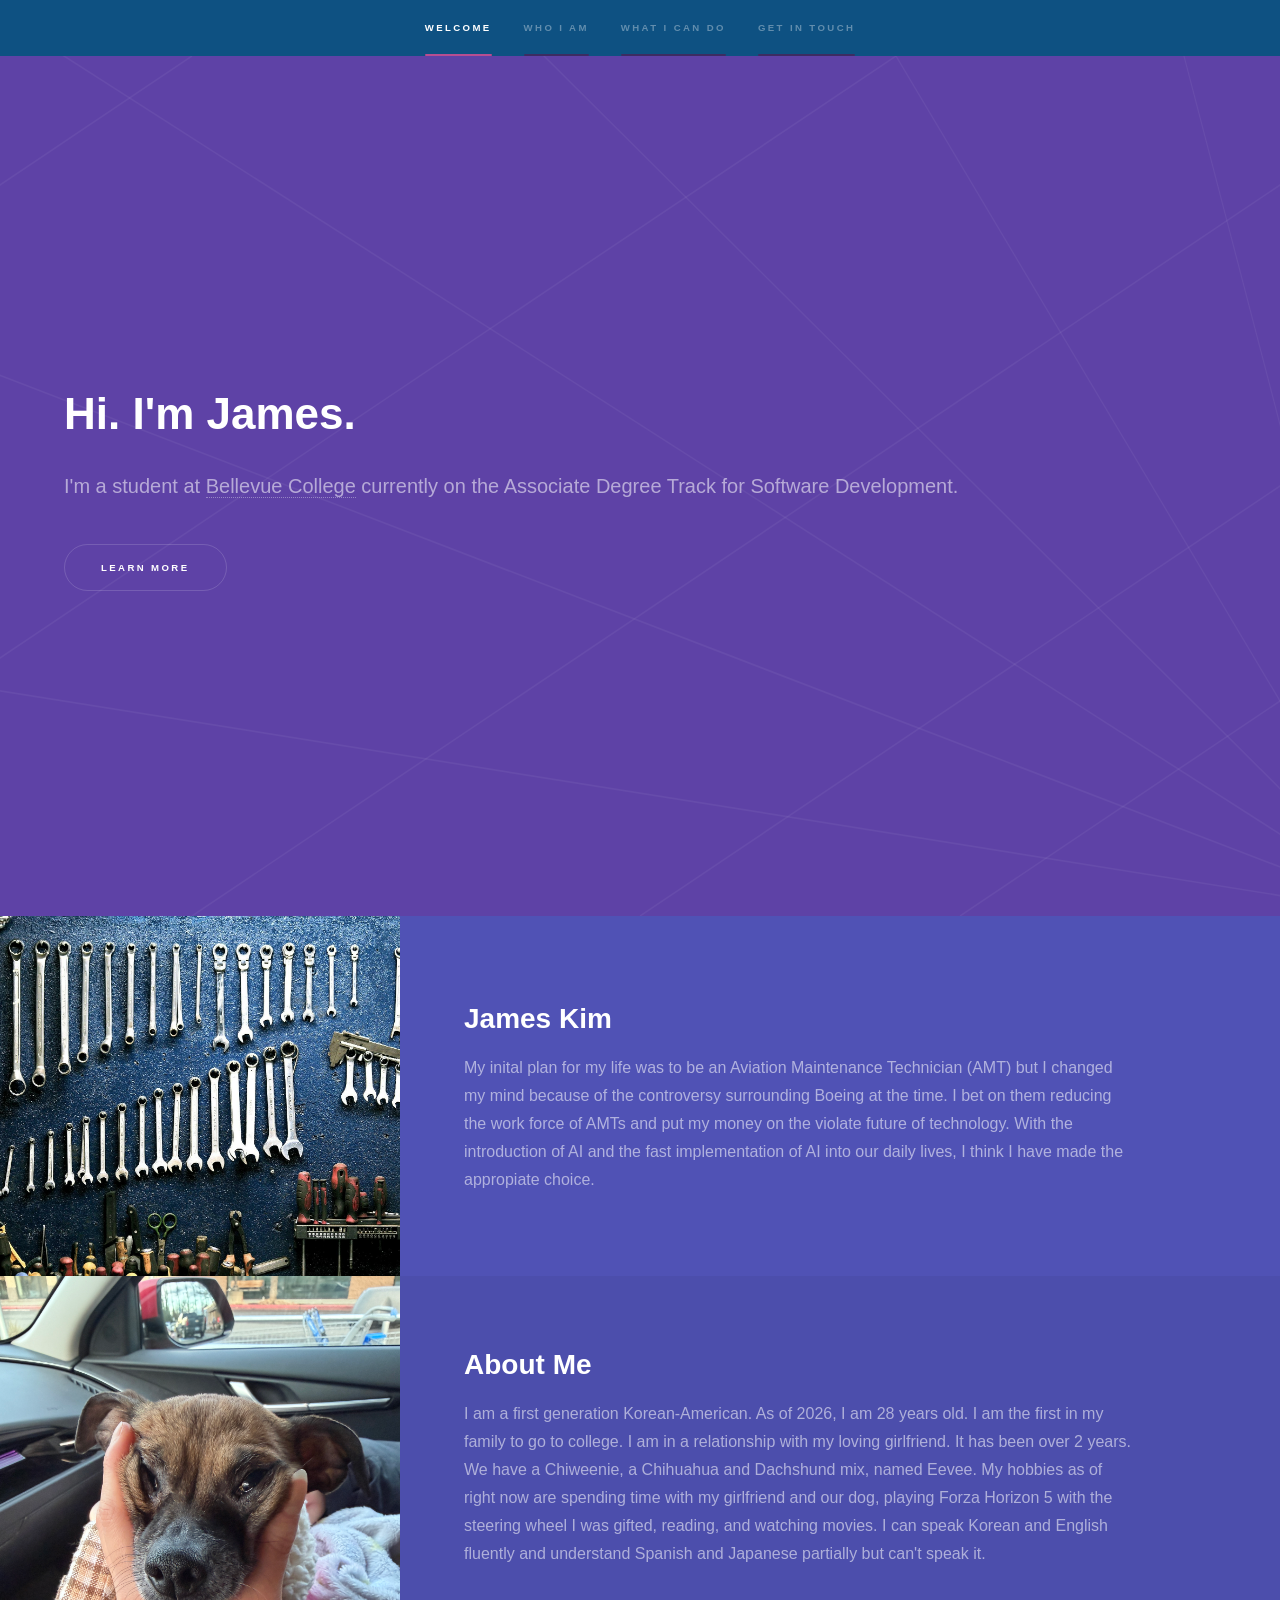
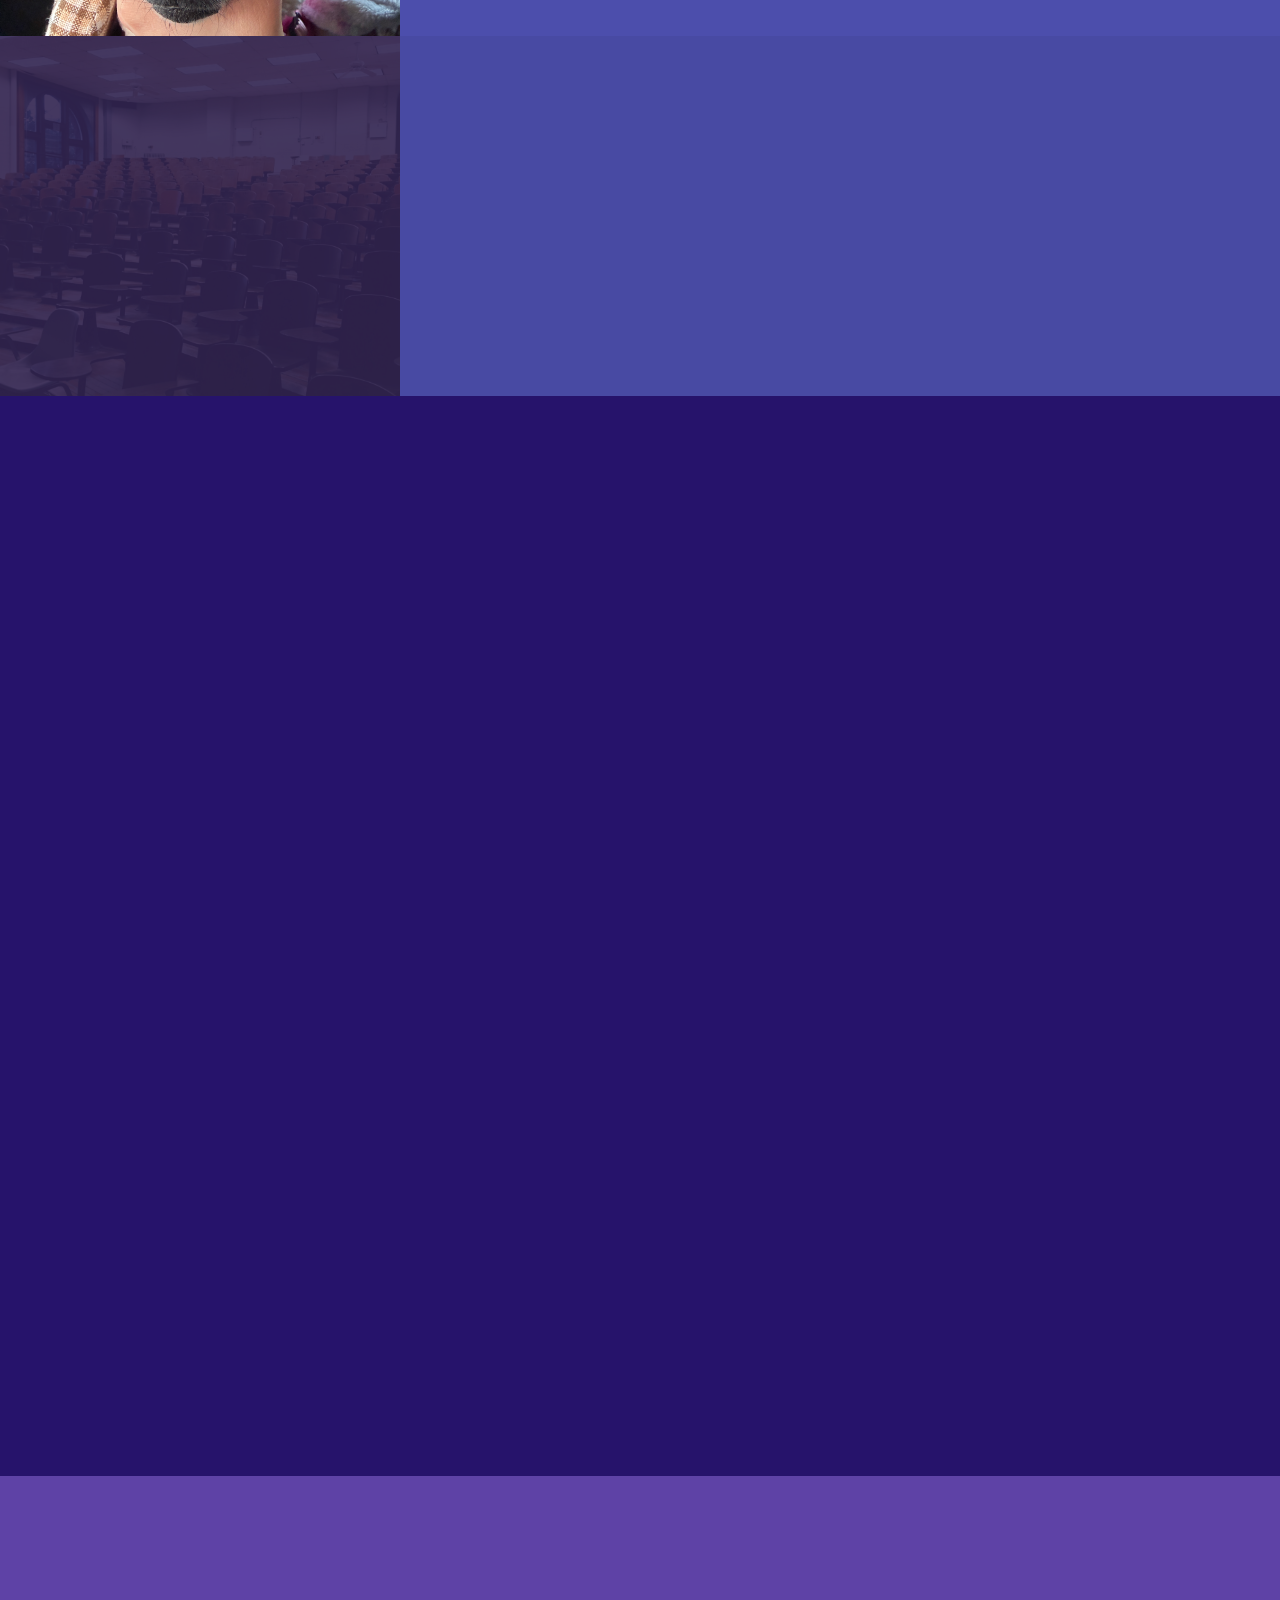
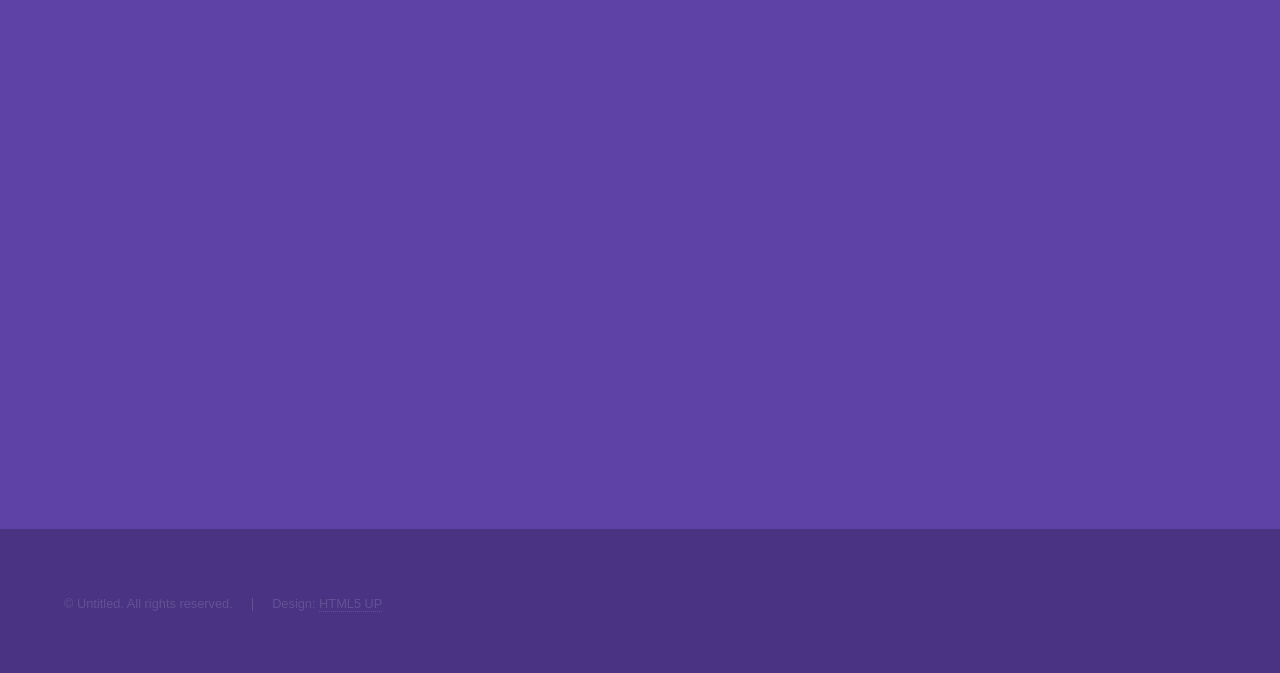
<file: index.html>
<!DOCTYPE HTML>
<!--
	Hyperspace by HTML5 UP
	html5up.net | @ajlkn
	Free for personal and commercial use under the CCA 3.0 license (html5up.net/license)
-->
<html lang="en">
	<head>
		<title>Hyperspace by HTML5 UP</title>
		<meta charset="utf-8" />
		<meta name="viewport" content="width=device-width, initial-scale=1, user-scalable=no" />
		<link rel="stylesheet" href="assets/css/main.css" />
		<noscript><link rel="stylesheet" href="assets/css/noscript.css" /></noscript>
	</head>
	<body class="is-preload">

		<!-- Sidebar -->
			<section id="sidebar">
				<div class="inner">
					<nav>
						<ul>
							<li><a href="#intro">Welcome</a></li>
							<li><a href="#one">Who I am</a></li> 
							<li><a href="#two">What I can do</a></li>
							<li><a href="#three">Get in touch</a></li>
						</ul>
					</nav>
				</div>
			</section>

		<!-- Wrapper -->
			<div id="wrapper">

				<!-- Intro -->
					<section id="intro" class="wrapper style1 fullscreen fade-up">
						<div class="inner">
							<h1>Hi. I'm James.</h1>
							<p>I'm a student at <a href="https://www.bellevuecollege.edu/" target="_blank">Bellevue College</a> currently on the Associate Degree Track for Software Development.</p>
							<ul class="actions">
								<li><a href="#one" class="button scrolly">Learn more</a></li>
							</ul>
						</div>
					</section>

				<!-- One -->
					<section id="one" class="wrapper style2 spotlights">
						<section>
							<a href="#" class="image"><img src="images/pic01.jpg" alt="Tool set" data-position="center center" /></a>
							<div class="content">
								<div class="inner">
									<h2>James Kim</h2>
									<p>My inital plan for my life was to be an Aviation Maintenance Technician (AMT) but I changed my mind because of the 
										controversy surrounding Boeing at the time. I bet on them reducing the work force of AMTs and put my money on the violate 
										future of technology. With the introduction of AI and the fast implementation of AI into our daily lives, I think I have made the 
										appropiate choice.<p>
								</div>
							</div>
						</section>
						<section>
							<a href="#" class="image"><img src="images/pic02.JPEG" alt="" data-position="top center" /></a>
							<div class="content">
								<div class="inner">
									<h2>About Me</h2>
									<p>I am a first generation Korean-American. As of 2026, I am 28 years old. I am the first in my family to go to college.
										I am in a relationship with my loving girlfriend. It has been over 2 years. We have a Chiweenie, a Chihuahua and Dachshund mix, named Eevee.
										My hobbies as of right now are spending time with my girlfriend and our dog, playing Forza Horizon 5 with the steering wheel I was gifted,
										reading, and watching movies. I can speak Korean and English fluently and understand Spanish and Japanese partially but can't speak it.
									</p>
								</div>
							</div>
						</section>
						<section>
							<a href="#" class="image"><img src="images/pic03.jpg" alt="" data-position="25% 25%" /></a>
							<div class="content">
								<div class="inner">
									<h2>My History</h2>
									<ul>
										<li>2018 - 2019: International Affairs at George Mason University</li>
										<li>2019 - 2021: Republic Of Korea Army infantryman at 11th Ammunition Depot</li>
										<li>2021 - 2022: Headrest inspecter at Hyundai Ulsan Plant</li>
										<li>2022 - 2023: HVAC assistant at Hyundai Ulsan Plant</li>
										<li>2024 - current: Software Development Associate Degree Track at Bellevue College</li>
									</ul>
								</div>
							</div>
						</section>
					</section>

				<!-- Two -->
					<section id="two" class="wrapper style3 fade-up">
						<div class="inner">
							<h2>My Skills</h2>
							<p>A list of my skills.</p>
							<div class="features">
								<section>
									<h3>Korean</h3>
									<p>I am on a native-leevel fluency in Korean. I have spent 14 years of my life living in Korea, attending school, doing my 
										mandatory military service, and working. 
									</p>
								</section>
								<section>
									<h3>Communication</h3>
									<p>My time in the military has taught me efficient communication. War is something where seconds could determine life or death.
										Efficient and meaningful communication is something that is nessecary in those times. 
									</p>
								</section>
								<section>
									<h3>Team management</h3>
									<p>I was a squad leader in my time in the military. I was required to convey my squad's thoughts to our superior officer.
										I was also the one to make tactical decisions for my squad. I had to know my squad's abilities and capabilities and
										utilize them to best for the situation.
									</p>
								</section>
								<section>
									<h3>Client-side Development</h3>
									<p>Is something I hope I can add later after this course.</p>
								</section>
								<section>
									<h3>A proficiency in a programming language</h3>
									<p>Is also something I hope I can add later.</p>
								</section>
								<section>
									<h3>Another programming language or something to do with cybersecurity</h3>
									<p>Is something else to work towards.</p>
								</section>
							</div>
							<ul class="actions">
								<li><a href="generic.html" class="button">Learn more</a></li>
							</ul>
						</div>
					</section>

				<!-- Three -->
					<section id="three" class="wrapper style1 fade-up">
						<div class="inner">
							<h2>Get in touch</h2>
							<p>Leave a message for me and I will respond to you as soon as I can.
								(Not yet though, haven't figured this part out.)
							</p>
							<div class="split style1">
								<section>
									<form method="post" action="#">
										<div class="fields">
											<div class="field half">
												<label for="name">Name</label>
												<input type="text" name="name" id="name" />
											</div>
											<div class="field half">
												<label for="email">Email</label>
												<input type="text" name="email" id="email" />
											</div>
											<div class="field">
												<label for="message">Message</label>
												<textarea name="message" id="message" rows="5"></textarea>
											</div>
										</div>
										<ul class="actions">
											<li><a href="" class="button submit">Send Message</a></li>
										</ul>
									</form>
								</section>
								<section>
									<ul class="contact">
										<li>
											<h3>Address</h3>
											<span>Bellevue College<br />
											3000 Landerholm Circle SE<br />
											Bellevue, WA 98007-6406<br />
											USA</span>
										</li>
										<li>
											<h3>Email</h3>
											<a>james.y.kim@bellevuecollege.edu</a>
										</li>
										<li>
											<h3>Phone</h3>
											<span>(425) 564-1000</span>
										</li>
										<li>
											<h3>Social</h3>
											<ul class="icons">
												<li><a href="https://github.com/ValeriaV-8" target="blank" class="icon brands fa-github"><span class="label">GitHub</span></a></li>
											</ul>
										</li>
									</ul>
								</section>
							</div>
						</div>
					</section>

			</div>

		<!-- Footer -->
			<footer id="footer" class="wrapper style1-alt">
				<div class="inner">
					<ul class="menu">
						<li>&copy; Untitled. All rights reserved.</li><li>Design: <a href="http://html5up.net">HTML5 UP</a></li>
					</ul>
				</div>
			</footer>

		<!-- Scripts -->
			<script src="assets/js/jquery.min.js"></script>
			<script src="assets/js/jquery.scrollex.min.js"></script>
			<script src="assets/js/jquery.scrolly.min.js"></script>
			<script src="assets/js/browser.min.js"></script>
			<script src="assets/js/breakpoints.min.js"></script>
			<script src="assets/js/util.js"></script>
			<script src="assets/js/main.js"></script>

	</body>
</html>
</file>
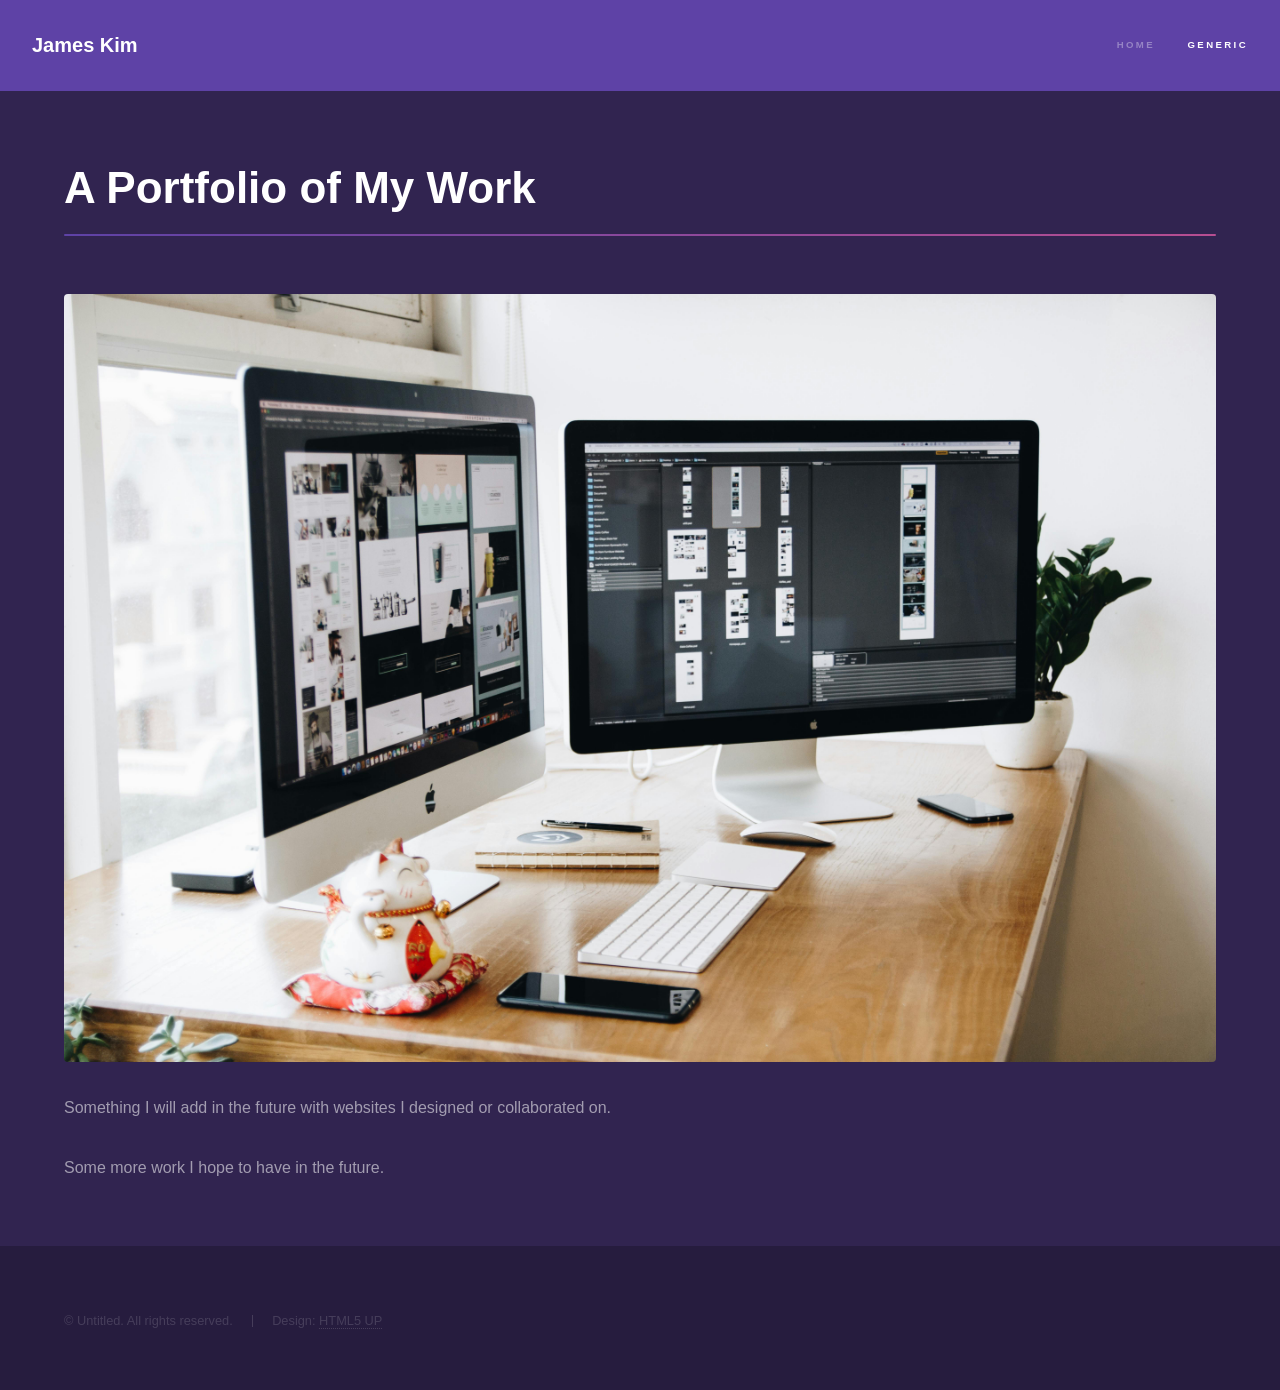
<file: generic.html>
<!DOCTYPE HTML>
<!--
	Hyperspace by HTML5 UP
	html5up.net | @ajlkn
	Free for personal and commercial use under the CCA 3.0 license (html5up.net/license)
-->
<html>
	<head>
		<title>Generic - Hyperspace by HTML5 UP</title>
		<meta charset="utf-8" />
		<meta name="viewport" content="width=device-width, initial-scale=1, user-scalable=no" />
		<link rel="stylesheet" href="assets/css/main.css" />
		<noscript><link rel="stylesheet" href="assets/css/noscript.css" /></noscript>
	</head>
	<body class="is-preload">

		<!-- Header -->
			<header id="header">
				<a href="index.html" class="title">James Kim</a>
				<nav>
					<ul>
						<li><a href="index.html">Home</a></li>
						<li><a href="generic.html" class="active">Generic</a></li>
					</ul>
				</nav>
			</header>

		<!-- Wrapper -->
			<div id="wrapper">

				<!-- Main -->
					<section id="main" class="wrapper">
						<div class="inner">
							<h1 class="major">A Portfolio of My Work</h1>
							<span class="image fit"><img src="images/pic04.jpg" alt="" /></span>
							<p>Something I will add in the future with websites I designed or collaborated on.</p>
							<p>Some more work I hope to have in the future.</p>
						</div>
					</section>

			</div>

		<!-- Footer -->
			<footer id="footer" class="wrapper alt">
				<div class="inner">
					<ul class="menu">
						<li>&copy; Untitled. All rights reserved.</li><li>Design: <a href="http://html5up.net">HTML5 UP</a></li>
					</ul>
				</div>
			</footer>

		<!-- Scripts -->
			<script src="assets/js/jquery.min.js"></script>
			<script src="assets/js/jquery.scrollex.min.js"></script>
			<script src="assets/js/jquery.scrolly.min.js"></script>
			<script src="assets/js/browser.min.js"></script>
			<script src="assets/js/breakpoints.min.js"></script>
			<script src="assets/js/util.js"></script>
			<script src="assets/js/main.js"></script>

	</body>
</html>
</file>
<file: assets/css/noscript.css>
/*
	Hyperspace by HTML5 UP
	html5up.net | @ajlkn
	Free for personal and commercial use under the CCA 3.0 license (html5up.net/license)
*/

/* Spotlights */

	.spotlights > section > .image:before {
		opacity: 0 !important;
	}

	.spotlights > section > .content > .inner {
		-moz-transform: none !important;
		-webkit-transform: none !important;
		-ms-transform: none !important;
		transform: none !important;
		opacity: 1 !important;
	}

/* Wrapper */

	.wrapper > .inner {
		opacity: 1 !important;
		-moz-transform: none !important;
		-webkit-transform: none !important;
		-ms-transform: none !important;
		transform: none !important;
	}

/* Sidebar */

	#sidebar > .inner {
		opacity: 1 !important;
	}

	#sidebar nav > ul > li {
		-moz-transform: none !important;
		-webkit-transform: none !important;
		-ms-transform: none !important;
		transform: none !important;
		opacity: 1 !important;
	}
</file>
<file: assets/css/main.css>
@import url(fontawesome-all.min.css);

/*
	Hyperspace by HTML5 UP
	html5up.net | @ajlkn
	Free for personal and commercial use under the CCA 3.0 license (html5up.net/license)
*/

html, body, div, span, applet, object,
iframe, h1, h2, h3, h4, h5, h6, p, blockquote,
pre, a, abbr, acronym, address, big, cite,
code, del, dfn, em, img, ins, kbd, q, s, samp,
small, strike, strong, sub, sup, tt, var, b,
u, i, center, dl, dt, dd, ol, ul, li, fieldset,
form, label, legend, table, caption, tbody,
tfoot, thead, tr, th, td, article, aside,
canvas, details, embed, figure, figcaption,
footer, header, hgroup, menu, nav, output, ruby,
section, summary, time, mark, audio, video {
	margin: 0;
	padding: 0;
	border: 0;
	font-size: 100%;
	font: inherit;
	vertical-align: baseline;}

article, aside, details, figcaption, figure,
footer, header, hgroup, menu, nav, section {
	display: block;}

body {
	line-height: 1;
}

ol, ul {
	list-style: none;
}

blockquote, q {
	quotes: none;
}

	blockquote:before, blockquote:after, q:before, q:after {
		content: '';
		content: none;
	}

table {
	border-collapse: collapse;
	border-spacing: 0;
}

body {
	-webkit-text-size-adjust: none;
}

mark {
	background-color: transparent;
	color: inherit;
}

input::-moz-focus-inner {
	border: 0;
	padding: 0;
}

input, select, textarea {
	-moz-appearance: none;
	-webkit-appearance: none;
	-ms-appearance: none;
	appearance: none;
}

/* Basic */

	@-ms-viewport {
		width: device-width;
	}

	body {
		-ms-overflow-style: scrollbar;
	}

	@media screen and (max-width: 480px) {

		html, body {
			min-width: 320px;
		}

	}

	html {
		box-sizing: border-box;
	}

	*, *:before, *:after {
		box-sizing: inherit;
	}

	body {
		background: #312450;
	}

		body.is-preload *, body.is-preload *:before, body.is-preload *:after {
			-moz-animation: none !important;
			-webkit-animation: none !important;
			-ms-animation: none !important;
			animation: none !important;
			-moz-transition: none !important;
			-webkit-transition: none !important;
			-ms-transition: none !important;
			transition: none !important;
		}

/* Type */

	body, input, select, textarea {
		color: rgba(255, 255, 255, 0.55);
		font-family: Calibri, Tahoma, sans-serif;
		font-size: 17pt;
		font-weight: normal;
		line-height: 1.75;
	}

		@media screen and (max-width: 1680px) {

			body, input, select, textarea {
				font-size: 13pt;
			}

		}

		@media screen and (max-width: 1280px) {

			body, input, select, textarea {
				font-size: 12pt;
			}

		}

		@media screen and (max-width: 360px) {

			body, input, select, textarea {
				font-size: 11pt;
			}

		}

	a {
		-moz-transition: color 0.2s ease, border-bottom-color 0.2s ease;
		-webkit-transition: color 0.2s ease, border-bottom-color 0.2s ease;
		-ms-transition: color 0.2s ease, border-bottom-color 0.2s ease;
		transition: color 0.2s ease, border-bottom-color 0.2s ease;
		border-bottom: dotted 1px rgba(255, 255, 255, 0.35);
		color: inherit;
		text-decoration: none;
	}

		a:hover {
			border-bottom-color: transparent;
			color: #ffffff;
		}

	strong, b {
		color: #ffffff;
		font-weight: bold;
	}

	em, i {
		font-style: italic;
	}

	p {
		margin: 0 0 2em 0;
	}

	h1, h2, h3, h4, h5, h6 {
		color: #ffffff;
		font-weight: bold;
		line-height: 1.5;
		margin: 0 0 0.5em 0;
	}

		h1 a, h2 a, h3 a, h4 a, h5 a, h6 a {
			color: inherit;
			text-decoration: none;
		}

	h1 {
		font-size: 2.75em;
	}

		h1.major {
			margin: 0 0 1.3em 0;
			position: relative;
			padding-bottom: 0.35em;
		}

			h1.major:after {
				background-image: -moz-linear-gradient(to right, #5e42a6, #b74e91);
				background-image: -webkit-linear-gradient(to right, #5e42a6, #b74e91);
				background-image: -ms-linear-gradient(to right, #5e42a6, #b74e91);
				background-image: linear-gradient(to right, #5e42a6, #b74e91);
				-moz-transition: max-width 0.2s ease;
				-webkit-transition: max-width 0.2s ease;
				-ms-transition: max-width 0.2s ease;
				transition: max-width 0.2s ease;
				border-radius: 0.2em;
				bottom: 0;
				content: '';
				height: 0.05em;
				position: absolute;
				right: 0;
				width: 100%;
			}

	h2 {
		font-size: 1.75em;
	}

	h3 {
		font-size: 1.1em;
	}

	h4 {
		font-size: 1em;
	}

	h5 {
		font-size: 0.8em;
	}

	h6 {
		font-size: 0.6em;
	}

	@media screen and (max-width: 736px) {

		h1 {
			font-size: 2em;
		}

		h2 {
			font-size: 1.25em;
		}

		h3 {
			font-size: 1em;
		}

		h4 {
			font-size: 0.8em;
		}

		h5 {
			font-size: 0.6em;
		}

		h6 {
			font-size: 0.6em;
		}

	}

	sub {
		font-size: 0.8em;
		position: relative;
		top: 0.5em;
	}

	sup {
		font-size: 0.8em;
		position: relative;
		top: -0.5em;
	}

	blockquote {
		border-left: solid 4px rgba(255, 255, 255, 0.15);
		font-style: italic;
		margin: 0 0 2em 0;
		padding: 0.5em 0 0.5em 2em;
	}

	code {
		background: rgba(255, 255, 255, 0.05);
		border-radius: 0.25em;
		border: solid 1px rgba(255, 255, 255, 0.15);
		font-family: "Courier New", monospace;
		font-size: 0.9em;
		margin: 0 0.25em;
		padding: 0.25em 0.65em;
	}

	pre {
		-webkit-overflow-scrolling: touch;
		font-family: "Courier New", monospace;
		font-size: 0.9em;
		margin: 0 0 2em 0;
	}

		pre code {
			display: block;
			line-height: 1.75em;
			padding: 1em 1.5em;
			overflow-x: auto;
		}

	hr {
		border: 0;
		border-bottom: solid 1px rgba(255, 255, 255, 0.15);
		margin: 2em 0;
	}

		hr.major {
			margin: 3em 0;
		}

	.align-left {
		text-align: left;
	}

	.align-center {
		text-align: center;
	}

	.align-right {
		text-align: right;
	}

/* Row */

	.row {
		display: flex;
		flex-wrap: wrap;
		box-sizing: border-box;
		align-items: stretch;
	}

		.row > * {
			box-sizing: border-box;
		}

		.row.gtr-uniform > * > :last-child {
			margin-bottom: 0;
		}

		.row.aln-left {
			justify-content: flex-start;
		}

		.row.aln-center {
			justify-content: center;
		}

		.row.aln-right {
			justify-content: flex-end;
		}

		.row.aln-top {
			align-items: flex-start;
		}

		.row.aln-middle {
			align-items: center;
		}

		.row.aln-bottom {
			align-items: flex-end;
		}

		.row > .imp {
			order: -1;
		}

		.row > .col-1 {
			width: 8.33333%;
		}

		.row > .off-1 {
			margin-left: 8.33333%;
		}

		.row > .col-2 {
			width: 16.66667%;
		}

		.row > .off-2 {
			margin-left: 16.66667%;
		}

		.row > .col-3 {
			width: 25%;
		}

		.row > .off-3 {
			margin-left: 25%;
		}

		.row > .col-4 {
			width: 33.33333%;
		}

		.row > .off-4 {
			margin-left: 33.33333%;
		}

		.row > .col-5 {
			width: 41.66667%;
		}

		.row > .off-5 {
			margin-left: 41.66667%;
		}

		.row > .col-6 {
			width: 50%;
		}

		.row > .off-6 {
			margin-left: 50%;
		}

		.row > .col-7 {
			width: 58.33333%;
		}

		.row > .off-7 {
			margin-left: 58.33333%;
		}

		.row > .col-8 {
			width: 66.66667%;
		}

		.row > .off-8 {
			margin-left: 66.66667%;
		}

		.row > .col-9 {
			width: 75%;
		}

		.row > .off-9 {
			margin-left: 75%;
		}

		.row > .col-10 {
			width: 83.33333%;
		}

		.row > .off-10 {
			margin-left: 83.33333%;
		}

		.row > .col-11 {
			width: 91.66667%;
		}

		.row > .off-11 {
			margin-left: 91.66667%;
		}

		.row > .col-12 {
			width: 100%;
		}

		.row > .off-12 {
			margin-left: 100%;
		}

		.row.gtr-0 {
			margin-top: 0;
			margin-left: 0em;
		}

			.row.gtr-0 > * {
				padding: 0 0 0 0em;
			}

			.row.gtr-0.gtr-uniform {
				margin-top: 0em;
			}

				.row.gtr-0.gtr-uniform > * {
					padding-top: 0em;
				}

		.row.gtr-25 {
			margin-top: 0;
			margin-left: -0.375em;
		}

			.row.gtr-25 > * {
				padding: 0 0 0 0.375em;
			}

			.row.gtr-25.gtr-uniform {
				margin-top: -0.375em;
			}

				.row.gtr-25.gtr-uniform > * {
					padding-top: 0.375em;
				}

		.row.gtr-50 {
			margin-top: 0;
			margin-left: -0.75em;
		}

			.row.gtr-50 > * {
				padding: 0 0 0 0.75em;
			}

			.row.gtr-50.gtr-uniform {
				margin-top: -0.75em;
			}

				.row.gtr-50.gtr-uniform > * {
					padding-top: 0.75em;
				}

		.row {
			margin-top: 0;
			margin-left: -1.5em;
		}

			.row > * {
				padding: 0 0 0 1.5em;
			}

			.row.gtr-uniform {
				margin-top: -1.5em;
			}

				.row.gtr-uniform > * {
					padding-top: 1.5em;
				}

		.row.gtr-150 {
			margin-top: 0;
			margin-left: -2.25em;
		}

			.row.gtr-150 > * {
				padding: 0 0 0 2.25em;
			}

			.row.gtr-150.gtr-uniform {
				margin-top: -2.25em;
			}

				.row.gtr-150.gtr-uniform > * {
					padding-top: 2.25em;
				}

		.row.gtr-200 {
			margin-top: 0;
			margin-left: -3em;
		}

			.row.gtr-200 > * {
				padding: 0 0 0 3em;
			}

			.row.gtr-200.gtr-uniform {
				margin-top: -3em;
			}

				.row.gtr-200.gtr-uniform > * {
					padding-top: 3em;
				}

		@media screen and (max-width: 1680px) {

			.row {
				display: flex;
				flex-wrap: wrap;
				box-sizing: border-box;
				align-items: stretch;
			}

				.row > * {
					box-sizing: border-box;
				}

				.row.gtr-uniform > * > :last-child {
					margin-bottom: 0;
				}

				.row.aln-left {
					justify-content: flex-start;
				}

				.row.aln-center {
					justify-content: center;
				}

				.row.aln-right {
					justify-content: flex-end;
				}

				.row.aln-top {
					align-items: flex-start;
				}

				.row.aln-middle {
					align-items: center;
				}

				.row.aln-bottom {
					align-items: flex-end;
				}

				.row > .imp-xlarge {
					order: -1;
				}

				.row > .col-1-xlarge {
					width: 8.33333%;
				}

				.row > .off-1-xlarge {
					margin-left: 8.33333%;
				}

				.row > .col-2-xlarge {
					width: 16.66667%;
				}

				.row > .off-2-xlarge {
					margin-left: 16.66667%;
				}

				.row > .col-3-xlarge {
					width: 25%;
				}

				.row > .off-3-xlarge {
					margin-left: 25%;
				}

				.row > .col-4-xlarge {
					width: 33.33333%;
				}

				.row > .off-4-xlarge {
					margin-left: 33.33333%;
				}

				.row > .col-5-xlarge {
					width: 41.66667%;
				}

				.row > .off-5-xlarge {
					margin-left: 41.66667%;
				}

				.row > .col-6-xlarge {
					width: 50%;
				}

				.row > .off-6-xlarge {
					margin-left: 50%;
				}

				.row > .col-7-xlarge {
					width: 58.33333%;
				}

				.row > .off-7-xlarge {
					margin-left: 58.33333%;
				}

				.row > .col-8-xlarge {
					width: 66.66667%;
				}

				.row > .off-8-xlarge {
					margin-left: 66.66667%;
				}

				.row > .col-9-xlarge {
					width: 75%;
				}

				.row > .off-9-xlarge {
					margin-left: 75%;
				}

				.row > .col-10-xlarge {
					width: 83.33333%;
				}

				.row > .off-10-xlarge {
					margin-left: 83.33333%;
				}

				.row > .col-11-xlarge {
					width: 91.66667%;
				}

				.row > .off-11-xlarge {
					margin-left: 91.66667%;
				}

				.row > .col-12-xlarge {
					width: 100%;
				}

				.row > .off-12-xlarge {
					margin-left: 100%;
				}

				.row.gtr-0 {
					margin-top: 0;
					margin-left: 0em;
				}

					.row.gtr-0 > * {
						padding: 0 0 0 0em;
					}

					.row.gtr-0.gtr-uniform {
						margin-top: 0em;
					}

						.row.gtr-0.gtr-uniform > * {
							padding-top: 0em;
						}

				.row.gtr-25 {
					margin-top: 0;
					margin-left: -0.375em;
				}

					.row.gtr-25 > * {
						padding: 0 0 0 0.375em;
					}

					.row.gtr-25.gtr-uniform {
						margin-top: -0.375em;
					}

						.row.gtr-25.gtr-uniform > * {
							padding-top: 0.375em;
						}

				.row.gtr-50 {
					margin-top: 0;
					margin-left: -0.75em;
				}

					.row.gtr-50 > * {
						padding: 0 0 0 0.75em;
					}

					.row.gtr-50.gtr-uniform {
						margin-top: -0.75em;
					}

						.row.gtr-50.gtr-uniform > * {
							padding-top: 0.75em;
						}

				.row {
					margin-top: 0;
					margin-left: -1.5em;
				}

					.row > * {
						padding: 0 0 0 1.5em;
					}

					.row.gtr-uniform {
						margin-top: -1.5em;
					}

						.row.gtr-uniform > * {
							padding-top: 1.5em;
						}

				.row.gtr-150 {
					margin-top: 0;
					margin-left: -2.25em;
				}

					.row.gtr-150 > * {
						padding: 0 0 0 2.25em;
					}

					.row.gtr-150.gtr-uniform {
						margin-top: -2.25em;
					}

						.row.gtr-150.gtr-uniform > * {
							padding-top: 2.25em;
						}

				.row.gtr-200 {
					margin-top: 0;
					margin-left: -3em;
				}

					.row.gtr-200 > * {
						padding: 0 0 0 3em;
					}

					.row.gtr-200.gtr-uniform {
						margin-top: -3em;
					}

						.row.gtr-200.gtr-uniform > * {
							padding-top: 3em;
						}

		}

		@media screen and (max-width: 1280px) {

			.row {
				display: flex;
				flex-wrap: wrap;
				box-sizing: border-box;
				align-items: stretch;
			}

				.row > * {
					box-sizing: border-box;
				}

				.row.gtr-uniform > * > :last-child {
					margin-bottom: 0;
				}

				.row.aln-left {
					justify-content: flex-start;
				}

				.row.aln-center {
					justify-content: center;
				}

				.row.aln-right {
					justify-content: flex-end;
				}

				.row.aln-top {
					align-items: flex-start;
				}

				.row.aln-middle {
					align-items: center;
				}

				.row.aln-bottom {
					align-items: flex-end;
				}

				.row > .imp-large {
					order: -1;
				}

				.row > .col-1-large {
					width: 8.33333%;
				}

				.row > .off-1-large {
					margin-left: 8.33333%;
				}

				.row > .col-2-large {
					width: 16.66667%;
				}

				.row > .off-2-large {
					margin-left: 16.66667%;
				}

				.row > .col-3-large {
					width: 25%;
				}

				.row > .off-3-large {
					margin-left: 25%;
				}

				.row > .col-4-large {
					width: 33.33333%;
				}

				.row > .off-4-large {
					margin-left: 33.33333%;
				}

				.row > .col-5-large {
					width: 41.66667%;
				}

				.row > .off-5-large {
					margin-left: 41.66667%;
				}

				.row > .col-6-large {
					width: 50%;
				}

				.row > .off-6-large {
					margin-left: 50%;
				}

				.row > .col-7-large {
					width: 58.33333%;
				}

				.row > .off-7-large {
					margin-left: 58.33333%;
				}

				.row > .col-8-large {
					width: 66.66667%;
				}

				.row > .off-8-large {
					margin-left: 66.66667%;
				}

				.row > .col-9-large {
					width: 75%;
				}

				.row > .off-9-large {
					margin-left: 75%;
				}

				.row > .col-10-large {
					width: 83.33333%;
				}

				.row > .off-10-large {
					margin-left: 83.33333%;
				}

				.row > .col-11-large {
					width: 91.66667%;
				}

				.row > .off-11-large {
					margin-left: 91.66667%;
				}

				.row > .col-12-large {
					width: 100%;
				}

				.row > .off-12-large {
					margin-left: 100%;
				}

				.row.gtr-0 {
					margin-top: 0;
					margin-left: 0em;
				}

					.row.gtr-0 > * {
						padding: 0 0 0 0em;
					}

					.row.gtr-0.gtr-uniform {
						margin-top: 0em;
					}

						.row.gtr-0.gtr-uniform > * {
							padding-top: 0em;
						}

				.row.gtr-25 {
					margin-top: 0;
					margin-left: -0.375em;
				}

					.row.gtr-25 > * {
						padding: 0 0 0 0.375em;
					}

					.row.gtr-25.gtr-uniform {
						margin-top: -0.375em;
					}

						.row.gtr-25.gtr-uniform > * {
							padding-top: 0.375em;
						}

				.row.gtr-50 {
					margin-top: 0;
					margin-left: -0.75em;
				}

					.row.gtr-50 > * {
						padding: 0 0 0 0.75em;
					}

					.row.gtr-50.gtr-uniform {
						margin-top: -0.75em;
					}

						.row.gtr-50.gtr-uniform > * {
							padding-top: 0.75em;
						}

				.row {
					margin-top: 0;
					margin-left: -1.5em;
				}

					.row > * {
						padding: 0 0 0 1.5em;
					}

					.row.gtr-uniform {
						margin-top: -1.5em;
					}

						.row.gtr-uniform > * {
							padding-top: 1.5em;
						}

				.row.gtr-150 {
					margin-top: 0;
					margin-left: -2.25em;
				}

					.row.gtr-150 > * {
						padding: 0 0 0 2.25em;
					}

					.row.gtr-150.gtr-uniform {
						margin-top: -2.25em;
					}

						.row.gtr-150.gtr-uniform > * {
							padding-top: 2.25em;
						}

				.row.gtr-200 {
					margin-top: 0;
					margin-left: -3em;
				}

					.row.gtr-200 > * {
						padding: 0 0 0 3em;
					}

					.row.gtr-200.gtr-uniform {
						margin-top: -3em;
					}

						.row.gtr-200.gtr-uniform > * {
							padding-top: 3em;
						}

		}

		@media screen and (max-width: 980px) {

			.row {
				display: flex;
				flex-wrap: wrap;
				box-sizing: border-box;
				align-items: stretch;
			}

				.row > * {
					box-sizing: border-box;
				}

				.row.gtr-uniform > * > :last-child {
					margin-bottom: 0;
				}

				.row.aln-left {
					justify-content: flex-start;
				}

				.row.aln-center {
					justify-content: center;
				}

				.row.aln-right {
					justify-content: flex-end;
				}

				.row.aln-top {
					align-items: flex-start;
				}

				.row.aln-middle {
					align-items: center;
				}

				.row.aln-bottom {
					align-items: flex-end;
				}

				.row > .imp-medium {
					order: -1;
				}

				.row > .col-1-medium {
					width: 8.33333%;
				}

				.row > .off-1-medium {
					margin-left: 8.33333%;
				}

				.row > .col-2-medium {
					width: 16.66667%;
				}

				.row > .off-2-medium {
					margin-left: 16.66667%;
				}

				.row > .col-3-medium {
					width: 25%;
				}

				.row > .off-3-medium {
					margin-left: 25%;
				}

				.row > .col-4-medium {
					width: 33.33333%;
				}

				.row > .off-4-medium {
					margin-left: 33.33333%;
				}

				.row > .col-5-medium {
					width: 41.66667%;
				}

				.row > .off-5-medium {
					margin-left: 41.66667%;
				}

				.row > .col-6-medium {
					width: 50%;
				}

				.row > .off-6-medium {
					margin-left: 50%;
				}

				.row > .col-7-medium {
					width: 58.33333%;
				}

				.row > .off-7-medium {
					margin-left: 58.33333%;
				}

				.row > .col-8-medium {
					width: 66.66667%;
				}

				.row > .off-8-medium {
					margin-left: 66.66667%;
				}

				.row > .col-9-medium {
					width: 75%;
				}

				.row > .off-9-medium {
					margin-left: 75%;
				}

				.row > .col-10-medium {
					width: 83.33333%;
				}

				.row > .off-10-medium {
					margin-left: 83.33333%;
				}

				.row > .col-11-medium {
					width: 91.66667%;
				}

				.row > .off-11-medium {
					margin-left: 91.66667%;
				}

				.row > .col-12-medium {
					width: 100%;
				}

				.row > .off-12-medium {
					margin-left: 100%;
				}

				.row.gtr-0 {
					margin-top: 0;
					margin-left: 0em;
				}

					.row.gtr-0 > * {
						padding: 0 0 0 0em;
					}

					.row.gtr-0.gtr-uniform {
						margin-top: 0em;
					}

						.row.gtr-0.gtr-uniform > * {
							padding-top: 0em;
						}

				.row.gtr-25 {
					margin-top: 0;
					margin-left: -0.375em;
				}

					.row.gtr-25 > * {
						padding: 0 0 0 0.375em;
					}

					.row.gtr-25.gtr-uniform {
						margin-top: -0.375em;
					}

						.row.gtr-25.gtr-uniform > * {
							padding-top: 0.375em;
						}

				.row.gtr-50 {
					margin-top: 0;
					margin-left: -0.75em;
				}

					.row.gtr-50 > * {
						padding: 0 0 0 0.75em;
					}

					.row.gtr-50.gtr-uniform {
						margin-top: -0.75em;
					}

						.row.gtr-50.gtr-uniform > * {
							padding-top: 0.75em;
						}

				.row {
					margin-top: 0;
					margin-left: -1.5em;
				}

					.row > * {
						padding: 0 0 0 1.5em;
					}

					.row.gtr-uniform {
						margin-top: -1.5em;
					}

						.row.gtr-uniform > * {
							padding-top: 1.5em;
						}

				.row.gtr-150 {
					margin-top: 0;
					margin-left: -2.25em;
				}

					.row.gtr-150 > * {
						padding: 0 0 0 2.25em;
					}

					.row.gtr-150.gtr-uniform {
						margin-top: -2.25em;
					}

						.row.gtr-150.gtr-uniform > * {
							padding-top: 2.25em;
						}

				.row.gtr-200 {
					margin-top: 0;
					margin-left: -3em;
				}

					.row.gtr-200 > * {
						padding: 0 0 0 3em;
					}

					.row.gtr-200.gtr-uniform {
						margin-top: -3em;
					}

						.row.gtr-200.gtr-uniform > * {
							padding-top: 3em;
						}

		}

		@media screen and (max-width: 736px) {

			.row {
				display: flex;
				flex-wrap: wrap;
				box-sizing: border-box;
				align-items: stretch;
			}

				.row > * {
					box-sizing: border-box;
				}

				.row.gtr-uniform > * > :last-child {
					margin-bottom: 0;
				}

				.row.aln-left {
					justify-content: flex-start;
				}

				.row.aln-center {
					justify-content: center;
				}

				.row.aln-right {
					justify-content: flex-end;
				}

				.row.aln-top {
					align-items: flex-start;
				}

				.row.aln-middle {
					align-items: center;
				}

				.row.aln-bottom {
					align-items: flex-end;
				}

				.row > .imp-small {
					order: -1;
				}

				.row > .col-1-small {
					width: 8.33333%;
				}

				.row > .off-1-small {
					margin-left: 8.33333%;
				}

				.row > .col-2-small {
					width: 16.66667%;
				}

				.row > .off-2-small {
					margin-left: 16.66667%;
				}

				.row > .col-3-small {
					width: 25%;
				}

				.row > .off-3-small {
					margin-left: 25%;
				}

				.row > .col-4-small {
					width: 33.33333%;
				}

				.row > .off-4-small {
					margin-left: 33.33333%;
				}

				.row > .col-5-small {
					width: 41.66667%;
				}

				.row > .off-5-small {
					margin-left: 41.66667%;
				}

				.row > .col-6-small {
					width: 50%;
				}

				.row > .off-6-small {
					margin-left: 50%;
				}

				.row > .col-7-small {
					width: 58.33333%;
				}

				.row > .off-7-small {
					margin-left: 58.33333%;
				}

				.row > .col-8-small {
					width: 66.66667%;
				}

				.row > .off-8-small {
					margin-left: 66.66667%;
				}

				.row > .col-9-small {
					width: 75%;
				}

				.row > .off-9-small {
					margin-left: 75%;
				}

				.row > .col-10-small {
					width: 83.33333%;
				}

				.row > .off-10-small {
					margin-left: 83.33333%;
				}

				.row > .col-11-small {
					width: 91.66667%;
				}

				.row > .off-11-small {
					margin-left: 91.66667%;
				}

				.row > .col-12-small {
					width: 100%;
				}

				.row > .off-12-small {
					margin-left: 100%;
				}

				.row.gtr-0 {
					margin-top: 0;
					margin-left: 0em;
				}

					.row.gtr-0 > * {
						padding: 0 0 0 0em;
					}

					.row.gtr-0.gtr-uniform {
						margin-top: 0em;
					}

						.row.gtr-0.gtr-uniform > * {
							padding-top: 0em;
						}

				.row.gtr-25 {
					margin-top: 0;
					margin-left: -0.375em;
				}

					.row.gtr-25 > * {
						padding: 0 0 0 0.375em;
					}

					.row.gtr-25.gtr-uniform {
						margin-top: -0.375em;
					}

						.row.gtr-25.gtr-uniform > * {
							padding-top: 0.375em;
						}

				.row.gtr-50 {
					margin-top: 0;
					margin-left: -0.75em;
				}

					.row.gtr-50 > * {
						padding: 0 0 0 0.75em;
					}

					.row.gtr-50.gtr-uniform {
						margin-top: -0.75em;
					}

						.row.gtr-50.gtr-uniform > * {
							padding-top: 0.75em;
						}

				.row {
					margin-top: 0;
					margin-left: -1.5em;
				}

					.row > * {
						padding: 0 0 0 1.5em;
					}

					.row.gtr-uniform {
						margin-top: -1.5em;
					}

						.row.gtr-uniform > * {
							padding-top: 1.5em;
						}

				.row.gtr-150 {
					margin-top: 0;
					margin-left: -2.25em;
				}

					.row.gtr-150 > * {
						padding: 0 0 0 2.25em;
					}

					.row.gtr-150.gtr-uniform {
						margin-top: -2.25em;
					}

						.row.gtr-150.gtr-uniform > * {
							padding-top: 2.25em;
						}

				.row.gtr-200 {
					margin-top: 0;
					margin-left: -3em;
				}

					.row.gtr-200 > * {
						padding: 0 0 0 3em;
					}

					.row.gtr-200.gtr-uniform {
						margin-top: -3em;
					}

						.row.gtr-200.gtr-uniform > * {
							padding-top: 3em;
						}

		}

		@media screen and (max-width: 480px) {

			.row {
				display: flex;
				flex-wrap: wrap;
				box-sizing: border-box;
				align-items: stretch;
			}

				.row > * {
					box-sizing: border-box;
				}

				.row.gtr-uniform > * > :last-child {
					margin-bottom: 0;
				}

				.row.aln-left {
					justify-content: flex-start;
				}

				.row.aln-center {
					justify-content: center;
				}

				.row.aln-right {
					justify-content: flex-end;
				}

				.row.aln-top {
					align-items: flex-start;
				}

				.row.aln-middle {
					align-items: center;
				}

				.row.aln-bottom {
					align-items: flex-end;
				}

				.row > .imp-xsmall {
					order: -1;
				}

				.row > .col-1-xsmall {
					width: 8.33333%;
				}

				.row > .off-1-xsmall {
					margin-left: 8.33333%;
				}

				.row > .col-2-xsmall {
					width: 16.66667%;
				}

				.row > .off-2-xsmall {
					margin-left: 16.66667%;
				}

				.row > .col-3-xsmall {
					width: 25%;
				}

				.row > .off-3-xsmall {
					margin-left: 25%;
				}

				.row > .col-4-xsmall {
					width: 33.33333%;
				}

				.row > .off-4-xsmall {
					margin-left: 33.33333%;
				}

				.row > .col-5-xsmall {
					width: 41.66667%;
				}

				.row > .off-5-xsmall {
					margin-left: 41.66667%;
				}

				.row > .col-6-xsmall {
					width: 50%;
				}

				.row > .off-6-xsmall {
					margin-left: 50%;
				}

				.row > .col-7-xsmall {
					width: 58.33333%;
				}

				.row > .off-7-xsmall {
					margin-left: 58.33333%;
				}

				.row > .col-8-xsmall {
					width: 66.66667%;
				}

				.row > .off-8-xsmall {
					margin-left: 66.66667%;
				}

				.row > .col-9-xsmall {
					width: 75%;
				}

				.row > .off-9-xsmall {
					margin-left: 75%;
				}

				.row > .col-10-xsmall {
					width: 83.33333%;
				}

				.row > .off-10-xsmall {
					margin-left: 83.33333%;
				}

				.row > .col-11-xsmall {
					width: 91.66667%;
				}

				.row > .off-11-xsmall {
					margin-left: 91.66667%;
				}

				.row > .col-12-xsmall {
					width: 100%;
				}

				.row > .off-12-xsmall {
					margin-left: 100%;
				}

				.row.gtr-0 {
					margin-top: 0;
					margin-left: 0em;
				}

					.row.gtr-0 > * {
						padding: 0 0 0 0em;
					}

					.row.gtr-0.gtr-uniform {
						margin-top: 0em;
					}

						.row.gtr-0.gtr-uniform > * {
							padding-top: 0em;
						}

				.row.gtr-25 {
					margin-top: 0;
					margin-left: -0.375em;
				}

					.row.gtr-25 > * {
						padding: 0 0 0 0.375em;
					}

					.row.gtr-25.gtr-uniform {
						margin-top: -0.375em;
					}

						.row.gtr-25.gtr-uniform > * {
							padding-top: 0.375em;
						}

				.row.gtr-50 {
					margin-top: 0;
					margin-left: -0.75em;
				}

					.row.gtr-50 > * {
						padding: 0 0 0 0.75em;
					}

					.row.gtr-50.gtr-uniform {
						margin-top: -0.75em;
					}

						.row.gtr-50.gtr-uniform > * {
							padding-top: 0.75em;
						}

				.row {
					margin-top: 0;
					margin-left: -1.5em;
				}

					.row > * {
						padding: 0 0 0 1.5em;
					}

					.row.gtr-uniform {
						margin-top: -1.5em;
					}

						.row.gtr-uniform > * {
							padding-top: 1.5em;
						}

				.row.gtr-150 {
					margin-top: 0;
					margin-left: -2.25em;
				}

					.row.gtr-150 > * {
						padding: 0 0 0 2.25em;
					}

					.row.gtr-150.gtr-uniform {
						margin-top: -2.25em;
					}

						.row.gtr-150.gtr-uniform > * {
							padding-top: 2.25em;
						}

				.row.gtr-200 {
					margin-top: 0;
					margin-left: -3em;
				}

					.row.gtr-200 > * {
						padding: 0 0 0 3em;
					}

					.row.gtr-200.gtr-uniform {
						margin-top: -3em;
					}

						.row.gtr-200.gtr-uniform > * {
							padding-top: 3em;
						}

		}

/* Box */

	.box {
		border-radius: 0.25em;
		border: solid 1px rgba(255, 255, 255, 0.15);
		margin-bottom: 2em;
		padding: 1.5em;
	}

		.box > :last-child,
		.box > :last-child > :last-child,
		.box > :last-child > :last-child > :last-child {
			margin-bottom: 0;
		}

		.box.alt {
			border: 0;
			border-radius: 0;
			padding: 0;
		}

/* Button */

	input[type="submit"],
	input[type="reset"],
	input[type="button"],
	button,
	.button {
		-moz-appearance: none;
		-webkit-appearance: none;
		-ms-appearance: none;
		appearance: none;
		-moz-transition: border-color 0.2s ease;
		-webkit-transition: border-color 0.2s ease;
		-ms-transition: border-color 0.2s ease;
		transition: border-color 0.2s ease;
		background-color: transparent;
		border: solid 1px !important;
		border-color: rgba(255, 255, 255, 0.15) !important;
		border-radius: 3em;
		color: #ffffff !important;
		cursor: pointer;
		display: inline-block;
		font-size: 0.6em;
		font-weight: bold;
		height: calc(4.75em + 2px);
		letter-spacing: 0.25em;
		line-height: 4.75em;
		outline: 0;
		padding: 0 3.75em;
		position: relative;
		text-align: center;
		text-decoration: none;
		text-transform: uppercase;
		white-space: nowrap;
	}

		input[type="submit"]:after,
		input[type="reset"]:after,
		input[type="button"]:after,
		button:after,
		.button:after {
			-moz-transform: scale(0.25);
			-webkit-transform: scale(0.25);
			-ms-transform: scale(0.25);
			transform: scale(0.25);
			pointer-events: none;
			-moz-transition: opacity 0.2s ease, -moz-transform 0.2s ease;
			-webkit-transition: opacity 0.2s ease, -webkit-transform 0.2s ease;
			-ms-transition: opacity 0.2s ease, -ms-transform 0.2s ease;
			transition: opacity 0.2s ease, transform 0.2s ease;
			background: #ffffff;
			border-radius: 3em;
			content: '';
			height: 100%;
			left: 0;
			opacity: 0;
			position: absolute;
			top: 0;
			width: 100%;
		}

		input[type="submit"].icon:before,
		input[type="reset"].icon:before,
		input[type="button"].icon:before,
		button.icon:before,
		.button.icon:before {
			margin-right: 0.75em;
		}

		input[type="submit"].fit,
		input[type="reset"].fit,
		input[type="button"].fit,
		button.fit,
		.button.fit {
			width: 100%;
		}

		input[type="submit"].small,
		input[type="reset"].small,
		input[type="button"].small,
		button.small,
		.button.small {
			font-size: 0.4em;
		}

		input[type="submit"].large,
		input[type="reset"].large,
		input[type="button"].large,
		button.large,
		.button.large {
			font-size: 0.8em;
		}

		input[type="submit"].primary,
		input[type="reset"].primary,
		input[type="button"].primary,
		button.primary,
		.button.primary {
			background-color: #ffffff;
			color: #312450 !important;
		}

			input[type="submit"].primary:after,
			input[type="reset"].primary:after,
			input[type="button"].primary:after,
			button.primary:after,
			.button.primary:after {
				display: none;
			}

		input[type="submit"].disabled, input[type="submit"]:disabled,
		input[type="reset"].disabled,
		input[type="reset"]:disabled,
		input[type="button"].disabled,
		input[type="button"]:disabled,
		button.disabled,
		button:disabled,
		.button.disabled,
		.button:disabled {
			cursor: default;
			opacity: 0.5;
			pointer-events: none;
		}

		input[type="submit"]:hover,
		input[type="reset"]:hover,
		input[type="button"]:hover,
		button:hover,
		.button:hover {
			border-color: rgba(255, 255, 255, 0.55) !important;
		}

			input[type="submit"]:hover:after,
			input[type="reset"]:hover:after,
			input[type="button"]:hover:after,
			button:hover:after,
			.button:hover:after {
				opacity: 0.05;
				-moz-transform: scale(1);
				-webkit-transform: scale(1);
				-ms-transform: scale(1);
				transform: scale(1);
			}

			input[type="submit"]:hover:active,
			input[type="reset"]:hover:active,
			input[type="button"]:hover:active,
			button:hover:active,
			.button:hover:active {
				border-color: #ffffff !important;
			}

				input[type="submit"]:hover:active:after,
				input[type="reset"]:hover:active:after,
				input[type="button"]:hover:active:after,
				button:hover:active:after,
				.button:hover:active:after {
					opacity: 0.1;
				}

/* Features */

	.features {
		display: -moz-flex;
		display: -webkit-flex;
		display: -ms-flex;
		display: flex;
		-moz-flex-wrap: wrap;
		-webkit-flex-wrap: wrap;
		-ms-flex-wrap: wrap;
		flex-wrap: wrap;
		border-radius: 0.25em;
		border: solid 1px rgba(255, 255, 255, 0.15);
		background: rgba(255, 255, 255, 0.05);
		margin: 0 0 2em 0;
	}

		.features section {
			padding: 3.5em 3em 1em 7em ;
			width: 50%;
			border-top: solid 1px rgba(255, 255, 255, 0.15);
			position: relative;
		}

			.features section:nth-child(-n + 2) {
				border-top-width: 0;
			}

			.features section:nth-child(2n) {
				border-left: solid 1px rgba(255, 255, 255, 0.15);
			}

			.features section .icon {
				-moz-transition: opacity 0.5s ease, -moz-transform 0.5s ease;
				-webkit-transition: opacity 0.5s ease, -webkit-transform 0.5s ease;
				-ms-transition: opacity 0.5s ease, -ms-transform 0.5s ease;
				transition: opacity 0.5s ease, transform 0.5s ease;
				-moz-transition-delay: 1s;
				-webkit-transition-delay: 1s;
				-ms-transition-delay: 1s;
				transition-delay: 1s;
				-moz-transform: scale(1);
				-webkit-transform: scale(1);
				-ms-transform: scale(1);
				transform: scale(1);
				position: absolute;
				left: 3em;
				top: 3em;
				opacity: 1;
			}

			.features section:nth-child(1) .icon {
				-moz-transition-delay: 0.15s;
				-webkit-transition-delay: 0.15s;
				-ms-transition-delay: 0.15s;
				transition-delay: 0.15s;
			}

			.features section:nth-child(2) .icon {
				-moz-transition-delay: 0.3s;
				-webkit-transition-delay: 0.3s;
				-ms-transition-delay: 0.3s;
				transition-delay: 0.3s;
			}

			.features section:nth-child(3) .icon {
				-moz-transition-delay: 0.45s;
				-webkit-transition-delay: 0.45s;
				-ms-transition-delay: 0.45s;
				transition-delay: 0.45s;
			}

			.features section:nth-child(4) .icon {
				-moz-transition-delay: 0.6s;
				-webkit-transition-delay: 0.6s;
				-ms-transition-delay: 0.6s;
				transition-delay: 0.6s;
			}

			.features section:nth-child(5) .icon {
				-moz-transition-delay: 0.75s;
				-webkit-transition-delay: 0.75s;
				-ms-transition-delay: 0.75s;
				transition-delay: 0.75s;
			}

			.features section:nth-child(6) .icon {
				-moz-transition-delay: 0.9s;
				-webkit-transition-delay: 0.9s;
				-ms-transition-delay: 0.9s;
				transition-delay: 0.9s;
			}

			.features section:nth-child(7) .icon {
				-moz-transition-delay: 1.05s;
				-webkit-transition-delay: 1.05s;
				-ms-transition-delay: 1.05s;
				transition-delay: 1.05s;
			}

			.features section:nth-child(8) .icon {
				-moz-transition-delay: 1.2s;
				-webkit-transition-delay: 1.2s;
				-ms-transition-delay: 1.2s;
				transition-delay: 1.2s;
			}

			.features section:nth-child(9) .icon {
				-moz-transition-delay: 1.35s;
				-webkit-transition-delay: 1.35s;
				-ms-transition-delay: 1.35s;
				transition-delay: 1.35s;
			}

			.features section:nth-child(10) .icon {
				-moz-transition-delay: 1.5s;
				-webkit-transition-delay: 1.5s;
				-ms-transition-delay: 1.5s;
				transition-delay: 1.5s;
			}

			.features section:nth-child(11) .icon {
				-moz-transition-delay: 1.65s;
				-webkit-transition-delay: 1.65s;
				-ms-transition-delay: 1.65s;
				transition-delay: 1.65s;
			}

			.features section:nth-child(12) .icon {
				-moz-transition-delay: 1.8s;
				-webkit-transition-delay: 1.8s;
				-ms-transition-delay: 1.8s;
				transition-delay: 1.8s;
			}

			.features section:nth-child(13) .icon {
				-moz-transition-delay: 1.95s;
				-webkit-transition-delay: 1.95s;
				-ms-transition-delay: 1.95s;
				transition-delay: 1.95s;
			}

			.features section:nth-child(14) .icon {
				-moz-transition-delay: 2.1s;
				-webkit-transition-delay: 2.1s;
				-ms-transition-delay: 2.1s;
				transition-delay: 2.1s;
			}

			.features section:nth-child(15) .icon {
				-moz-transition-delay: 2.25s;
				-webkit-transition-delay: 2.25s;
				-ms-transition-delay: 2.25s;
				transition-delay: 2.25s;
			}

			.features section:nth-child(16) .icon {
				-moz-transition-delay: 2.4s;
				-webkit-transition-delay: 2.4s;
				-ms-transition-delay: 2.4s;
				transition-delay: 2.4s;
			}

			.features section:nth-child(17) .icon {
				-moz-transition-delay: 2.55s;
				-webkit-transition-delay: 2.55s;
				-ms-transition-delay: 2.55s;
				transition-delay: 2.55s;
			}

			.features section:nth-child(18) .icon {
				-moz-transition-delay: 2.7s;
				-webkit-transition-delay: 2.7s;
				-ms-transition-delay: 2.7s;
				transition-delay: 2.7s;
			}

			.features section:nth-child(19) .icon {
				-moz-transition-delay: 2.85s;
				-webkit-transition-delay: 2.85s;
				-ms-transition-delay: 2.85s;
				transition-delay: 2.85s;
			}

			.features section:nth-child(20) .icon {
				-moz-transition-delay: 3s;
				-webkit-transition-delay: 3s;
				-ms-transition-delay: 3s;
				transition-delay: 3s;
			}

		.features.inactive section .icon {
			-moz-transform: scale(0.5);
			-webkit-transform: scale(0.5);
			-ms-transform: scale(0.5);
			transform: scale(0.5);
			opacity: 0;
		}

		@media screen and (max-width: 980px) {

			.features {
				display: block;
			}

				.features section {
					border-top-width: 1px !important;
					border-left-width: 0 !important;
					width: 100%;
				}

					.features section:first-child {
						border-top-width: 0 !important;
					}

		}

		@media screen and (max-width: 736px) {

			.features section {
				padding: 2.5em 1.5em 0.1em 5.5em ;
			}

				.features section .icon {
					left: 1.5em;
					top: 2em;
				}

		}

		@media screen and (max-width: 480px) {

			.features section {
				padding: 2em 1.5em 0.1em 1.5em ;
			}

				.features section .icon {
					left: 0;
					position: relative;
					top: 0;
				}

		}

/* Form */

	form {
		margin: 0 0 2em 0;
	}

		form > :last-child {
			margin-bottom: 0;
		}

		form > .fields {
			display: -moz-flex;
			display: -webkit-flex;
			display: -ms-flex;
			display: flex;
			-moz-flex-wrap: wrap;
			-webkit-flex-wrap: wrap;
			-ms-flex-wrap: wrap;
			flex-wrap: wrap;
			width: calc(100% + 3em);
			margin: -1.5em 0 2em -1.5em;
		}

			form > .fields > .field {
				-moz-flex-grow: 0;
				-webkit-flex-grow: 0;
				-ms-flex-grow: 0;
				flex-grow: 0;
				-moz-flex-shrink: 0;
				-webkit-flex-shrink: 0;
				-ms-flex-shrink: 0;
				flex-shrink: 0;
				padding: 1.5em 0 0 1.5em;
				width: calc(100% - 1.5em);
			}

				form > .fields > .field.half {
					width: calc(50% - 0.75em);
				}

				form > .fields > .field.third {
					width: calc(100%/3 - 0.5em);
				}

				form > .fields > .field.quarter {
					width: calc(25% - 0.375em);
				}

		@media screen and (max-width: 480px) {

			form > .fields {
				width: calc(100% + 3em);
				margin: -1.5em 0 2em -1.5em;
			}

				form > .fields > .field {
					padding: 1.5em 0 0 1.5em;
					width: calc(100% - 1.5em);
				}

					form > .fields > .field.half {
						width: calc(100% - 1.5em);
					}

					form > .fields > .field.third {
						width: calc(100% - 1.5em);
					}

					form > .fields > .field.quarter {
						width: calc(100% - 1.5em);
					}

		}

	label {
		color: #ffffff;
		font-weight: bold;
		line-height: 1.5;
		margin: 0 0 0.7em 0;
		display: block;
		font-size: 1.1em;
	}

	input[type="text"],
	input[type="password"],
	input[type="email"],
	input[type="tel"],
	select,
	textarea {
		-moz-appearance: none;
		-webkit-appearance: none;
		-ms-appearance: none;
		appearance: none;
		background: rgba(255, 255, 255, 0.05);
		border-radius: 0.25em;
		border: none;
		border: solid 1px rgba(255, 255, 255, 0.15);
		color: inherit;
		display: block;
		outline: 0;
		padding: 0 1em;
		text-decoration: none;
		width: 100%;
	}

		input[type="text"]:invalid,
		input[type="password"]:invalid,
		input[type="email"]:invalid,
		input[type="tel"]:invalid,
		select:invalid,
		textarea:invalid {
			box-shadow: none;
		}

		input[type="text"]:focus,
		input[type="password"]:focus,
		input[type="email"]:focus,
		input[type="tel"]:focus,
		select:focus,
		textarea:focus {
			border-color: #ffffff;
			box-shadow: 0 0 0 1px #ffffff;
		}

	select {
		background-image: url("data:image/svg+xml;charset=utf8,%3Csvg xmlns='http://www.w3.org/2000/svg' width='40' height='40' preserveAspectRatio='none' viewBox='0 0 40 40'%3E%3Cpath d='M9.4,12.3l10.4,10.4l10.4-10.4c0.2-0.2,0.5-0.4,0.9-0.4c0.3,0,0.6,0.1,0.9,0.4l3.3,3.3c0.2,0.2,0.4,0.5,0.4,0.9 c0,0.4-0.1,0.6-0.4,0.9L20.7,31.9c-0.2,0.2-0.5,0.4-0.9,0.4c-0.3,0-0.6-0.1-0.9-0.4L4.3,17.3c-0.2-0.2-0.4-0.5-0.4-0.9 c0-0.4,0.1-0.6,0.4-0.9l3.3-3.3c0.2-0.2,0.5-0.4,0.9-0.4S9.1,12.1,9.4,12.3z' fill='rgba(255, 255, 255, 0.15)' /%3E%3C/svg%3E");
		background-size: 1.25rem;
		background-repeat: no-repeat;
		background-position: calc(100% - 1rem) center;
		height: 2.75em;
		padding-right: 2.75em;
		text-overflow: ellipsis;
	}

		select option {
			color: #ffffff;
			background: #312450;
		}

		select:focus::-ms-value {
			background-color: transparent;
		}

		select::-ms-expand {
			display: none;
		}

	input[type="text"],
	input[type="password"],
	input[type="email"],
	select {
		height: 2.75em;
	}

	textarea {
		padding: 0.75em 1em;
	}

		body.is-ie textarea {
			min-height: 10em;
		}

	input[type="checkbox"],
	input[type="radio"] {
		-moz-appearance: none;
		-webkit-appearance: none;
		-ms-appearance: none;
		appearance: none;
		display: block;
		float: left;
		margin-right: -2em;
		opacity: 0;
		width: 1em;
		z-index: -1;
	}

		input[type="checkbox"] + label,
		input[type="radio"] + label {
			text-decoration: none;
			color: rgba(255, 255, 255, 0.55);
			cursor: pointer;
			display: inline-block;
			font-size: 1em;
			font-weight: normal;
			padding-left: 2.4em;
			padding-right: 0.75em;
			position: relative;
		}

			input[type="checkbox"] + label:before,
			input[type="radio"] + label:before {
				-moz-osx-font-smoothing: grayscale;
				-webkit-font-smoothing: antialiased;
				display: inline-block;
				font-style: normal;
				font-variant: normal;
				text-rendering: auto;
				line-height: 1;
				text-transform: none !important;
				font-family: 'Font Awesome 5 Free';
				font-weight: 900;
			}

			input[type="checkbox"] + label:before,
			input[type="radio"] + label:before {
				background: rgba(255, 255, 255, 0.05);
				border-radius: 0.25em;
				border: solid 1px rgba(255, 255, 255, 0.15);
				content: '';
				display: inline-block;
				font-size: 0.8em;
				height: 2.0625em;
				left: 0;
				line-height: 2.0625em;
				position: absolute;
				text-align: center;
				top: 0;
				width: 2.0625em;
			}

		input[type="checkbox"]:checked + label:before,
		input[type="radio"]:checked + label:before {
			background: #ffffff;
			border-color: #ffffff;
			color: #b74e91;
			content: '\f00c';
		}

		input[type="checkbox"]:focus + label:before,
		input[type="radio"]:focus + label:before {
			border-color: #ffffff;
			box-shadow: 0 0 0 1px #ffffff;
		}

	input[type="checkbox"] + label:before {
		border-radius: 0.25em;
	}

	input[type="radio"] + label:before {
		border-radius: 100%;
	}

	::-webkit-input-placeholder {
		color: rgba(255, 255, 255, 0.35) !important;
		opacity: 1.0;
	}

	:-moz-placeholder {
		color: rgba(255, 255, 255, 0.35) !important;
		opacity: 1.0;
	}

	::-moz-placeholder {
		color: rgba(255, 255, 255, 0.35) !important;
		opacity: 1.0;
	}

	:-ms-input-placeholder {
		color: rgba(255, 255, 255, 0.35) !important;
		opacity: 1.0;
	}

/* Icon */

	.icon {
		text-decoration: none;
		border-bottom: none;
		position: relative;
	}

		.icon:before {
			-moz-osx-font-smoothing: grayscale;
			-webkit-font-smoothing: antialiased;
			display: inline-block;
			font-style: normal;
			font-variant: normal;
			text-rendering: auto;
			line-height: 1;
			text-transform: none !important;
			font-family: 'Font Awesome 5 Free';
			font-weight: 400;
		}

		.icon > .label {
			display: none;
		}

		.icon:before {
			line-height: inherit;
		}

		.icon.solid:before {
			font-weight: 900;
		}

		.icon.brands:before {
			font-family: 'Font Awesome 5 Brands';
		}

		.icon.major {
			width: 2.5em;
			height: 2.5em;
			display: block;
			background: #ffffff;
			border-radius: 100%;
			color: #312450;
			text-align: center;
			line-height: 2.5em;
			margin: 0 0 1.3em 0;
		}

			.icon.major:before {
				font-size: 1.25em;
			}

				.wrapper.style1 .icon.major:before {
					color: #5e42a6;
				}

				.wrapper.style1-alt .icon.major:before {
					color: #493382;
				}

				.wrapper.style2 .icon.major:before {
					color: #5052b5;
				}

				.wrapper.style2-alt .icon.major:before {
					color: #3e4094;
				}

				.wrapper.style3 .icon.major:before {
					color: #26136b;
				}

				.wrapper.style3-alt .icon.major:before {
					color: #26136b;
				}

/* Image */

	.image {
		border-radius: 0.25em;
		border: 0;
		display: inline-block;
		position: relative;
	}

		.image img {
			border-radius: 0.25em;
			display: block;
		}

		.image.left, .image.right {
			max-width: 40%;
		}

			.image.left img, .image.right img {
				width: 100%;
			}

		.image.left {
			float: left;
			margin: 0 1.5em 1em 0;
			top: 0.25em;
		}

		.image.right {
			float: right;
			margin: 0 0 1em 1.5em;
			top: 0.25em;
		}

		.image.fit {
			display: block;
			margin: 0 0 2em 0;
			width: 100%;
		}

			.image.fit img {
				width: 100%;
			}

		.image.main {
			display: block;
			margin: 0 0 3em 0;
			width: 100%;
		}

			.image.main img {
				width: 100%;
			}

/* List */

	ol {
		list-style: decimal;
		margin: 0 0 2em 0;
		padding-left: 1.25em;
	}

		ol li {
			padding-left: 0.25em;
		}

	ul {
		list-style: disc;
		margin: 0 0 2em 0;
		padding-left: 1em;
	}

		ul li {
			padding-left: 0.5em;
		}

		ul.alt {
			list-style: none;
			padding-left: 0;
		}

			ul.alt li {
				border-top: solid 1px rgba(255, 255, 255, 0.15);
				padding: 0.5em 0;
			}

				ul.alt li:first-child {
					border-top: 0;
					padding-top: 0;
				}

	dl {
		margin: 0 0 2em 0;
	}

		dl dt {
			display: block;
			font-weight: bold;
			margin: 0 0 1em 0;
		}

		dl dd {
			margin-left: 2em;
		}

/* Actions */

	ul.actions {
		display: -moz-flex;
		display: -webkit-flex;
		display: -ms-flex;
		display: flex;
		cursor: default;
		list-style: none;
		margin-left: -1em;
		padding-left: 0;
	}

		ul.actions li {
			padding: 0 0 0 1em;
			vertical-align: middle;
		}

		ul.actions.special {
			-moz-justify-content: center;
			-webkit-justify-content: center;
			-ms-justify-content: center;
			justify-content: center;
			width: 100%;
			margin-left: 0;
		}

			ul.actions.special li:first-child {
				padding-left: 0;
			}

		ul.actions.stacked {
			-moz-flex-direction: column;
			-webkit-flex-direction: column;
			-ms-flex-direction: column;
			flex-direction: column;
			margin-left: 0;
		}

			ul.actions.stacked li {
				padding: 1.3em 0 0 0;
			}

				ul.actions.stacked li:first-child {
					padding-top: 0;
				}

		ul.actions.fit {
			width: calc(100% + 1em);
		}

			ul.actions.fit li {
				-moz-flex-grow: 1;
				-webkit-flex-grow: 1;
				-ms-flex-grow: 1;
				flex-grow: 1;
				-moz-flex-shrink: 1;
				-webkit-flex-shrink: 1;
				-ms-flex-shrink: 1;
				flex-shrink: 1;
				width: 100%;
			}

				ul.actions.fit li > * {
					width: 100%;
				}

			ul.actions.fit.stacked {
				width: 100%;
			}

		@media screen and (max-width: 480px) {

			ul.actions:not(.fixed) {
				-moz-flex-direction: column;
				-webkit-flex-direction: column;
				-ms-flex-direction: column;
				flex-direction: column;
				margin-left: 0;
				width: 100% !important;
			}

				ul.actions:not(.fixed) li {
					-moz-flex-grow: 1;
					-webkit-flex-grow: 1;
					-ms-flex-grow: 1;
					flex-grow: 1;
					-moz-flex-shrink: 1;
					-webkit-flex-shrink: 1;
					-ms-flex-shrink: 1;
					flex-shrink: 1;
					padding: 1em 0 0 0;
					text-align: center;
					width: 100%;
				}

					ul.actions:not(.fixed) li > * {
						width: 100%;
					}

					ul.actions:not(.fixed) li:first-child {
						padding-top: 0;
					}

					ul.actions:not(.fixed) li input[type="submit"],
					ul.actions:not(.fixed) li input[type="reset"],
					ul.actions:not(.fixed) li input[type="button"],
					ul.actions:not(.fixed) li button,
					ul.actions:not(.fixed) li .button {
						width: 100%;
					}

						ul.actions:not(.fixed) li input[type="submit"].icon:before,
						ul.actions:not(.fixed) li input[type="reset"].icon:before,
						ul.actions:not(.fixed) li input[type="button"].icon:before,
						ul.actions:not(.fixed) li button.icon:before,
						ul.actions:not(.fixed) li .button.icon:before {
							margin-left: -0.5rem;
						}

		}

/* Contact */

	ul.contact {
		list-style: none;
		padding: 0;
	}

		ul.contact > li {
			padding: 0;
			margin: 1.5em 0 0 0;
		}

			ul.contact > li:first-child {
				margin-top: 0;
			}

/* Icons */

	ul.icons {
		cursor: default;
		list-style: none;
		padding-left: 0;
	}

		ul.icons li {
			display: inline-block;
			padding: 0 0.75em 0 0;
		}

			ul.icons li:last-child {
				padding-right: 0;
			}

			ul.icons li > a, ul.icons li > span {
				border: 0;
			}

				ul.icons li > a .label, ul.icons li > span .label {
					display: none;
				}

/* Menu */

	ul.menu {
		list-style: none;
		padding: 0;
	}

		ul.menu > li {
			border-left: solid 1px rgba(255, 255, 255, 0.15);
			display: inline-block;
			line-height: 1;
			margin-left: 1.5em;
			padding: 0 0 0 1.5em;
		}

			ul.menu > li:first-child {
				border-left: 0;
				margin: 0;
				padding-left: 0;
			}

		@media screen and (max-width: 480px) {

			ul.menu > li {
				border-left: 0;
				display: block;
				line-height: inherit;
				margin: 0.5em 0 0 0;
				padding-left: 0;
			}

		}

/* Section/Article */

	section.special, article.special {
		text-align: center;
	}

	header p {
		color: rgba(255, 255, 255, 0.35);
		position: relative;
		margin: 0 0 1.5em 0;
	}

	header h2 + p {
		font-size: 1.25em;
		margin-top: -1em;
		line-height: 1.5em;
	}

	header h3 + p {
		font-size: 1.1em;
		margin-top: -0.8em;
		line-height: 1.5em;
	}

	header h4 + p,
	header h5 + p,
	header h6 + p {
		font-size: 0.9em;
		margin-top: -0.6em;
		line-height: 1.5em;
	}

/* Split */

	.split {
		display: -moz-flex;
		display: -webkit-flex;
		display: -ms-flex;
		display: flex;
	}

		.split > * {
			width: calc(50% - 2.5em);
		}

		.split > :nth-child(2n - 1) {
			padding-right: 2.5em;
			border-right: solid 1px rgba(255, 255, 255, 0.15);
		}

		.split > :nth-child(2n) {
			padding-left: 2.5em;
		}

		.split.style1 > :nth-child(2n - 1) {
			width: calc(66.66666% - 2.5em);
		}

		.split.style1 > :nth-child(2n) {
			width: calc(33.33333% - 2.5em);
		}

		@media screen and (max-width: 1680px) {

			.split > * {
				width: calc(50% - 2em);
			}

			.split > :nth-child(2n - 1) {
				padding-right: 2em;
			}

			.split > :nth-child(2n) {
				padding-left: 2em;
			}

			.split.style1 > :nth-child(2n - 1) {
				width: calc(66.66666% - 2em);
			}

			.split.style1 > :nth-child(2n) {
				width: calc(33.33333% - 2em);
			}

		}

		@media screen and (max-width: 980px) {

			.split {
				display: block;
			}

				.split > * {
					border-top: solid 1px rgba(255, 255, 255, 0.15);
					margin: 4em 0 0 0;
					padding: 4em 0 0 0;
					width: 100% !important;
				}

				.split > :nth-child(2n - 1) {
					border-right: 0;
					padding-right: 0;
				}

				.split > :nth-child(2n) {
					padding-left: 0;
				}

				.split > :first-child {
					border-top: 0;
					margin-top: 0;
					padding-top: 0;
				}

		}

		@media screen and (max-width: 736px) {

			.split > * {
				margin: 3em 0 0 0;
				padding: 3em 0 0 0;
			}

		}

/* Spotlights */

	.spotlights > section {
		display: -moz-flex;
		display: -webkit-flex;
		display: -ms-flex;
		display: flex;
		-moz-flex-direction: row;
		-webkit-flex-direction: row;
		-ms-flex-direction: row;
		flex-direction: row;
		min-height: 22.5em;
	}

		body.is-ie .spotlights > section {
			min-height: 0;
		}

		.spotlights > section > .image {
			background-position: center center;
			background-size: cover;
			border-radius: 0;
			display: block;
			position: relative;
			width: 25em;
		}

			.spotlights > section > .image img {
				border-radius: 0;
				display: block;
			}

			.spotlights > section > .image:before {
				-moz-transition: opacity 1s ease;
				-webkit-transition: opacity 1s ease;
				-ms-transition: opacity 1s ease;
				transition: opacity 1s ease;
				background: rgba(49, 36, 80, 0.9);
				content: '';
				display: block;
				height: 100%;
				left: 0;
				opacity: 0;
				position: absolute;
				top: 0;
				width: 100%;
			}

		.spotlights > section > .content {
			padding: 4em 5em 2em 5em ;
			display: -moz-flex;
			display: -webkit-flex;
			display: -ms-flex;
			display: flex;
			-moz-flex-direction: column;
			-webkit-flex-direction: column;
			-ms-flex-direction: column;
			flex-direction: column;
			-moz-justify-content: center;
			-webkit-justify-content: center;
			-ms-justify-content: center;
			justify-content: center;
			width: 50em;
			-ms-flex: 1;
		}

			.spotlights > section > .content > .inner {
				-moz-transform: translateX(0) translateY(0);
				-webkit-transform: translateX(0) translateY(0);
				-ms-transform: translateX(0) translateY(0);
				transform: translateX(0) translateY(0);
				-moz-transition: opacity 1s ease, -moz-transform 1s ease;
				-webkit-transition: opacity 1s ease, -webkit-transform 1s ease;
				-ms-transition: opacity 1s ease, -ms-transform 1s ease;
				transition: opacity 1s ease, transform 1s ease;
				opacity: 1;
			}

		.spotlights > section:nth-child(2) {
			background-color: rgba(0, 0, 0, 0.05);
		}

		.spotlights > section:nth-child(3) {
			background-color: rgba(0, 0, 0, 0.1);
		}

		.spotlights > section.inactive > .image:before,
		body.is-preload .spotlights > section > .image:before {
			opacity: 1;
		}

		.spotlights > section.inactive > .content > .inner,
		body.is-preload .spotlights > section > .content > .inner {
			-moz-transform: translateX(-1em);
			-webkit-transform: translateX(-1em);
			-ms-transform: translateX(-1em);
			transform: translateX(-1em);
			opacity: 0;
		}

		@media screen and (max-width: 1680px) {

			.spotlights > section > .content {
				padding: 4em 4em 2em 4em ;
			}

		}

		@media screen and (max-width: 980px) {

			.spotlights > section {
				display: block;
			}

				.spotlights > section > .image {
					width: 100%;
					height: 50vh;
				}

				.spotlights > section > .content {
					width: 100%;
				}

				.spotlights > section.inactive > .content > .inner,
				body.is-preload .spotlights > section > .content > .inner {
					-moz-transform: translateY(1em);
					-webkit-transform: translateY(1em);
					-ms-transform: translateY(1em);
					transform: translateY(1em);
				}

		}

		@media screen and (max-width: 736px) {

			.spotlights > section > .image {
				height: 50vh;
				min-height: 15em;
			}

			.spotlights > section > .content {
				padding: 3em 2em 1em 2em ;
			}

		}

/* Table */

	.table-wrapper {
		-webkit-overflow-scrolling: touch;
		overflow-x: auto;
	}

	table {
		margin: 0 0 2em 0;
		width: 100%;
	}

		table tbody tr {
			border: solid 1px rgba(255, 255, 255, 0.15);
			border-left: 0;
			border-right: 0;
		}

			table tbody tr:nth-child(2n + 1) {
				background-color: rgba(255, 255, 255, 0.05);
			}

		table td {
			padding: 0.75em 0.75em;
		}

		table th {
			color: #ffffff;
			font-size: 1em;
			font-weight: bold;
			padding: 0 0.75em 0.75em 0.75em;
			text-align: left;
		}

		table thead {
			border-bottom: solid 2px rgba(255, 255, 255, 0.15);
		}

		table tfoot {
			border-top: solid 2px rgba(255, 255, 255, 0.15);
		}

		table.alt {
			border-collapse: separate;
		}

			table.alt tbody tr td {
				border: solid 1px rgba(255, 255, 255, 0.15);
				border-left-width: 0;
				border-top-width: 0;
			}

				table.alt tbody tr td:first-child {
					border-left-width: 1px;
				}

			table.alt tbody tr:first-child td {
				border-top-width: 1px;
			}

			table.alt thead {
				border-bottom: 0;
			}

			table.alt tfoot {
				border-top: 0;
			}

/* Wrapper */

	.wrapper {
		position: relative;
	}

		.wrapper > .inner {
			padding: 5em 5em 3em 5em ;
			max-width: 100%;
			width: 75em;
		}

			@media screen and (max-width: 1680px) {

				.wrapper > .inner {
					padding: 4em 4em 2em 4em ;
				}

			}

			@media screen and (max-width: 1280px) {

				.wrapper > .inner {
					width: 100%;
				}

			}

			@media screen and (max-width: 736px) {

				.wrapper > .inner {
					padding: 3em 2em 1em 2em ;
				}

			}

		.wrapper.alt {
			background-color: #261c3e;
		}

		.wrapper.style1 {
			background-color: #5e42a6;
		}

		.wrapper.style1-alt {
			background-color: #493382;
		}

		.wrapper.style2 {
			background-color: #5052b5;
		}

		.wrapper.style2-alt {
			background-color: #3e4094;
		}

		.wrapper.style3 {
			background-color: #26136b;
		}

		.wrapper.style3-alt {
			background-color: #26136b;
		}

		.wrapper.fullscreen {
			display: -moz-flex;
			display: -webkit-flex;
			display: -ms-flex;
			display: flex;
			-moz-flex-direction: column;
			-webkit-flex-direction: column;
			-ms-flex-direction: column;
			flex-direction: column;
			-moz-justify-content: center;
			-webkit-justify-content: center;
			-ms-justify-content: center;
			justify-content: center;
			min-height: 100vh;
		}

			body.is-ie .wrapper.fullscreen {
				height: 100vh;
			}

			@media screen and (max-width: 1280px) {

				.wrapper.fullscreen {
					min-height: calc(100vh - 2.5em);
				}

					body.is-ie .wrapper.fullscreen {
						height: calc(100vh - 2.5em);
					}

			}

			@media screen and (max-width: 736px) {

				.wrapper.fullscreen {
					padding: 2em 0;
					min-height: 0;
				}

					body.is-ie .wrapper.fullscreen {
						height: auto;
					}

			}

		.wrapper.fade-up > .inner {
			-moz-transform: translateY(0);
			-webkit-transform: translateY(0);
			-ms-transform: translateY(0);
			transform: translateY(0);
			-moz-transition: opacity 1s ease, -moz-transform 1s ease;
			-webkit-transition: opacity 1s ease, -webkit-transform 1s ease;
			-ms-transition: opacity 1s ease, -ms-transform 1s ease;
			transition: opacity 1s ease, transform 1s ease;
			opacity: 1.0;
		}

		.wrapper.fade-up.inactive > .inner,
		body.is-preload .wrapper.fade-up > .inner {
			opacity: 0;
			-moz-transform: translateY(1em);
			-webkit-transform: translateY(1em);
			-ms-transform: translateY(1em);
			transform: translateY(1em);
		}

		.wrapper.fade-down > .inner {
			-moz-transform: translateY(0);
			-webkit-transform: translateY(0);
			-ms-transform: translateY(0);
			transform: translateY(0);
			-moz-transition: opacity 1s ease, -moz-transform 1s ease;
			-webkit-transition: opacity 1s ease, -webkit-transform 1s ease;
			-ms-transition: opacity 1s ease, -ms-transform 1s ease;
			transition: opacity 1s ease, transform 1s ease;
			opacity: 1.0;
		}

		.wrapper.fade-down.inactive > .inner,
		body.is-preload .wrapper.fade-down > .inner {
			opacity: 0;
			-moz-transform: translateY(-1em);
			-webkit-transform: translateY(-1em);
			-ms-transform: translateY(-1em);
			transform: translateY(-1em);
		}

		.wrapper.fade > .inner {
			-moz-transition: opacity 1s ease;
			-webkit-transition: opacity 1s ease;
			-ms-transition: opacity 1s ease;
			transition: opacity 1s ease;
			opacity: 1.0;
		}

		.wrapper.fade.inactive > .inner,
		body.is-preload .wrapper.fade > .inner {
			opacity: 0;
		}

/* Header */

	#header {
		display: -moz-flex;
		display: -webkit-flex;
		display: -ms-flex;
		display: flex;
		background-color: #5e42a6;
		cursor: default;
		padding: 1.75em 2em;
	}

		#header > .title {
			border: 0;
			color: #ffffff;
			display: block;
			font-size: 1.25em;
			font-weight: bold;
		}

		#header > nav {
			-moz-flex: 1;
			-webkit-flex: 1;
			-ms-flex: 1;
			flex: 1;
			text-align: right;
		}

			#header > nav > ul {
				margin: 0;
				padding: 0;
			}

				#header > nav > ul > li {
					display: inline-block;
					margin-left: 1.75em;
					padding: 0;
					vertical-align: middle;
				}

					#header > nav > ul > li:first-child {
						margin-left: 0;
					}

					#header > nav > ul > li a {
						border: 0;
						color: rgba(255, 255, 255, 0.35);
						display: inline-block;
						font-size: 0.6em;
						font-weight: bold;
						letter-spacing: 0.25em;
						text-transform: uppercase;
					}

						#header > nav > ul > li a:hover {
							color: rgba(255, 255, 255, 0.55);
						}

						#header > nav > ul > li a.active {
							color: #ffffff;
						}

		@media screen and (max-width: 736px) {

			#header {
				padding: 1em 2em;
			}

		}

		@media screen and (max-width: 480px) {

			#header {
				display: block;
				padding: 0 2em;
				text-align: left;
			}

				#header .title {
					font-size: 1.25em;
					padding: 1em 0;
				}

				#header > nav {
					border-top: solid 1px rgba(255, 255, 255, 0.15);
					text-align: inherit;
				}

					#header > nav > ul > li {
						margin-left: 1.5em;
					}

						#header > nav > ul > li a {
							height: 6em;
							line-height: 6em;
						}

		}

/* Wrapper (main) */

	#sidebar + #wrapper {
		margin-left: 18em;
	}

		@media screen and (max-width: 1280px) {

			#sidebar + #wrapper {
				margin-left: 0;
				padding-top: 3.5em;
			}

		}

		@media screen and (max-width: 736px) {

			#sidebar + #wrapper {
				padding-top: 0;
			}

		}

	#header + #wrapper > .wrapper > .inner {
		margin: 0 auto;
	}

/* Footer */

	#sidebar + #wrapper + #footer {
		margin-left: 18em;
	}

		@media screen and (max-width: 1280px) {

			#sidebar + #wrapper + #footer {
				margin-left: 0;
			}

		}

	#footer > .inner a {
		border-bottom-color: rgba(255, 255, 255, 0.15);
	}

		#footer > .inner a:hover {
			border-bottom-color: transparent;
		}

	#footer > .inner .menu {
		font-size: 0.8em;
		color: rgba(255, 255, 255, 0.15);
	}

	#header + #wrapper + #footer > .inner {
		margin: 0 auto;
	}

/* Sidebar */

	#sidebar {
		padding: 2.5em 2.5em 0.5em 2.5em ;
		background: #0e5182;
		cursor: default;
		height: 100vh;
		left: 0;
		overflow-x: hidden;
		overflow-y: auto;
		position: fixed;
		text-align: right;
		top: 0;
		width: 18em;
		z-index: 10000;
	}

		#sidebar > .inner {
			display: -moz-flex;
			display: -webkit-flex;
			display: -ms-flex;
			display: flex;
			-moz-flex-direction: column;
			-webkit-flex-direction: column;
			-ms-flex-direction: column;
			flex-direction: column;
			-moz-justify-content: center;
			-webkit-justify-content: center;
			-ms-justify-content: center;
			justify-content: center;
			-moz-transform: translateY(0);
			-webkit-transform: translateY(0);
			-ms-transform: translateY(0);
			transform: translateY(0);
			-moz-transition: opacity 1s ease;
			-webkit-transition: opacity 1s ease;
			-ms-transition: opacity 1s ease;
			transition: opacity 1s ease;
			min-height: 100%;
			opacity: 1;
			width: 100%;
		}

			body.is-ie #sidebar > .inner {
				height: 100%;
			}

		#sidebar nav > ul {
			list-style: none;
			padding: 0;
		}

			#sidebar nav > ul > li {
				-moz-transform: translateY(0);
				-webkit-transform: translateY(0);
				-ms-transform: translateY(0);
				transform: translateY(0);
				-moz-transition: opacity 0.15s ease, -moz-transform 0.75s ease;
				-webkit-transition: opacity 0.15s ease, -webkit-transform 0.75s ease;
				-ms-transition: opacity 0.15s ease, -ms-transform 0.75s ease;
				transition: opacity 0.15s ease, transform 0.75s ease;
				margin: 1.5em 0 0 0;
				opacity: 1;
				padding: 0;
				position: relative;
			}

				#sidebar nav > ul > li:first-child {
					margin: 0;
				}

				#sidebar nav > ul > li:nth-child(1) {
					-moz-transition-delay: 0.45s;
					-webkit-transition-delay: 0.45s;
					-ms-transition-delay: 0.45s;
					transition-delay: 0.45s;
				}

				#sidebar nav > ul > li:nth-child(2) {
					-moz-transition-delay: 0.65s;
					-webkit-transition-delay: 0.65s;
					-ms-transition-delay: 0.65s;
					transition-delay: 0.65s;
				}

				#sidebar nav > ul > li:nth-child(3) {
					-moz-transition-delay: 0.85s;
					-webkit-transition-delay: 0.85s;
					-ms-transition-delay: 0.85s;
					transition-delay: 0.85s;
				}

				#sidebar nav > ul > li:nth-child(4) {
					-moz-transition-delay: 1.05s;
					-webkit-transition-delay: 1.05s;
					-ms-transition-delay: 1.05s;
					transition-delay: 1.05s;
				}

				#sidebar nav > ul > li:nth-child(5) {
					-moz-transition-delay: 1.25s;
					-webkit-transition-delay: 1.25s;
					-ms-transition-delay: 1.25s;
					transition-delay: 1.25s;
				}

				#sidebar nav > ul > li:nth-child(6) {
					-moz-transition-delay: 1.45s;
					-webkit-transition-delay: 1.45s;
					-ms-transition-delay: 1.45s;
					transition-delay: 1.45s;
				}

				#sidebar nav > ul > li:nth-child(7) {
					-moz-transition-delay: 1.65s;
					-webkit-transition-delay: 1.65s;
					-ms-transition-delay: 1.65s;
					transition-delay: 1.65s;
				}

				#sidebar nav > ul > li:nth-child(8) {
					-moz-transition-delay: 1.85s;
					-webkit-transition-delay: 1.85s;
					-ms-transition-delay: 1.85s;
					transition-delay: 1.85s;
				}

				#sidebar nav > ul > li:nth-child(9) {
					-moz-transition-delay: 2.05s;
					-webkit-transition-delay: 2.05s;
					-ms-transition-delay: 2.05s;
					transition-delay: 2.05s;
				}

				#sidebar nav > ul > li:nth-child(10) {
					-moz-transition-delay: 2.25s;
					-webkit-transition-delay: 2.25s;
					-ms-transition-delay: 2.25s;
					transition-delay: 2.25s;
				}

				#sidebar nav > ul > li:nth-child(11) {
					-moz-transition-delay: 2.45s;
					-webkit-transition-delay: 2.45s;
					-ms-transition-delay: 2.45s;
					transition-delay: 2.45s;
				}

				#sidebar nav > ul > li:nth-child(12) {
					-moz-transition-delay: 2.65s;
					-webkit-transition-delay: 2.65s;
					-ms-transition-delay: 2.65s;
					transition-delay: 2.65s;
				}

				#sidebar nav > ul > li:nth-child(13) {
					-moz-transition-delay: 2.85s;
					-webkit-transition-delay: 2.85s;
					-ms-transition-delay: 2.85s;
					transition-delay: 2.85s;
				}

				#sidebar nav > ul > li:nth-child(14) {
					-moz-transition-delay: 3.05s;
					-webkit-transition-delay: 3.05s;
					-ms-transition-delay: 3.05s;
					transition-delay: 3.05s;
				}

				#sidebar nav > ul > li:nth-child(15) {
					-moz-transition-delay: 3.25s;
					-webkit-transition-delay: 3.25s;
					-ms-transition-delay: 3.25s;
					transition-delay: 3.25s;
				}

				#sidebar nav > ul > li:nth-child(16) {
					-moz-transition-delay: 3.45s;
					-webkit-transition-delay: 3.45s;
					-ms-transition-delay: 3.45s;
					transition-delay: 3.45s;
				}

				#sidebar nav > ul > li:nth-child(17) {
					-moz-transition-delay: 3.65s;
					-webkit-transition-delay: 3.65s;
					-ms-transition-delay: 3.65s;
					transition-delay: 3.65s;
				}

				#sidebar nav > ul > li:nth-child(18) {
					-moz-transition-delay: 3.85s;
					-webkit-transition-delay: 3.85s;
					-ms-transition-delay: 3.85s;
					transition-delay: 3.85s;
				}

				#sidebar nav > ul > li:nth-child(19) {
					-moz-transition-delay: 4.05s;
					-webkit-transition-delay: 4.05s;
					-ms-transition-delay: 4.05s;
					transition-delay: 4.05s;
				}

				#sidebar nav > ul > li:nth-child(20) {
					-moz-transition-delay: 4.25s;
					-webkit-transition-delay: 4.25s;
					-ms-transition-delay: 4.25s;
					transition-delay: 4.25s;
				}

		#sidebar nav a {
			-moz-transition: color 0.2s ease;
			-webkit-transition: color 0.2s ease;
			-ms-transition: color 0.2s ease;
			transition: color 0.2s ease;
			border: 0;
			color: rgba(255, 255, 255, 0.35);
			display: block;
			font-size: 0.6em;
			font-weight: bold;
			letter-spacing: 0.25em;
			line-height: 1.75;
			outline: 0;
			padding: 1.35em 0;
			position: relative;
			text-decoration: none;
			text-transform: uppercase;
		}

			#sidebar nav a:before, #sidebar nav a:after {
				border-radius: 0.2em;
				bottom: 0;
				content: '';
				height: 0.2em;
				position: absolute;
				right: 0;
				width: 100%;
			}

			#sidebar nav a:before {
				background: #3c2c62;
			}

			#sidebar nav a:after {
				background-image: -moz-linear-gradient(to right, #5e42a6, #b74e91);
				background-image: -webkit-linear-gradient(to right, #5e42a6, #b74e91);
				background-image: -ms-linear-gradient(to right, #5e42a6, #b74e91);
				background-image: linear-gradient(to right, #5e42a6, #b74e91);
				-moz-transition: max-width 0.2s ease;
				-webkit-transition: max-width 0.2s ease;
				-ms-transition: max-width 0.2s ease;
				transition: max-width 0.2s ease;
				max-width: 0;
			}

			#sidebar nav a:hover {
				color: rgba(255, 255, 255, 0.55);
			}

			#sidebar nav a.active {
				color: #ffffff;
			}

				#sidebar nav a.active:after {
					max-width: 100%;
				}

		body.is-preload #sidebar > .inner {
			opacity: 0;
		}

		body.is-preload #sidebar nav ul li {
			-moz-transform: translateY(2em);
			-webkit-transform: translateY(2em);
			-ms-transform: translateY(2em);
			transform: translateY(2em);
			opacity: 0;
		}

		@media screen and (max-width: 1280px) {

			#sidebar {
				height: 3.5em;
				left: 0;
				line-height: 3.5em;
				overflow: hidden;
				padding: 0;
				text-align: center;
				top: 0;
				width: 100%;
			}

				#sidebar > .inner {
					-moz-flex-direction: row;
					-webkit-flex-direction: row;
					-ms-flex-direction: row;
					flex-direction: row;
					-moz-align-items: -moz-stretch;
					-webkit-align-items: -webkit-stretch;
					-ms-align-items: -ms-stretch;
					align-items: stretch;
					height: inherit;
					line-height: inherit;
				}

				#sidebar nav {
					height: inherit;
					line-height: inherit;
				}

					#sidebar nav ul {
						display: -moz-flex;
						display: -webkit-flex;
						display: -ms-flex;
						display: flex;
						height: inherit;
						line-height: inherit;
						margin: 0;
					}

						#sidebar nav ul li {
							display: block;
							height: inherit;
							line-height: inherit;
							margin: 0 0 0 2em;
							padding: 0;
						}

					#sidebar nav a {
						height: inherit;
						line-height: inherit;
						padding: 0;
					}

						#sidebar nav a:after {
							background-image: none;
							background-color: #b74e91;
						}

		}

		@media screen and (max-width: 736px) {

			#sidebar {
				display: none;
			}

		}

/* Intro */

	#intro {
		background-attachment: fixed;
		background-image: url("images/intro.svg");
		background-position: top right;
		background-repeat: no-repeat;
		background-size: 100% 100%;
	}

		#intro p {
			font-size: 1.25em;
		}

			@media screen and (max-width: 980px) {

				#intro p br {
					display: none;
				}

			}

			@media screen and (max-width: 736px) {

				#intro p {
					font-size: 1em;
				}

			}

		@media screen and (max-width: 1280px) {

			#intro {
				background-attachment: scroll;
			}

		}
</file>
